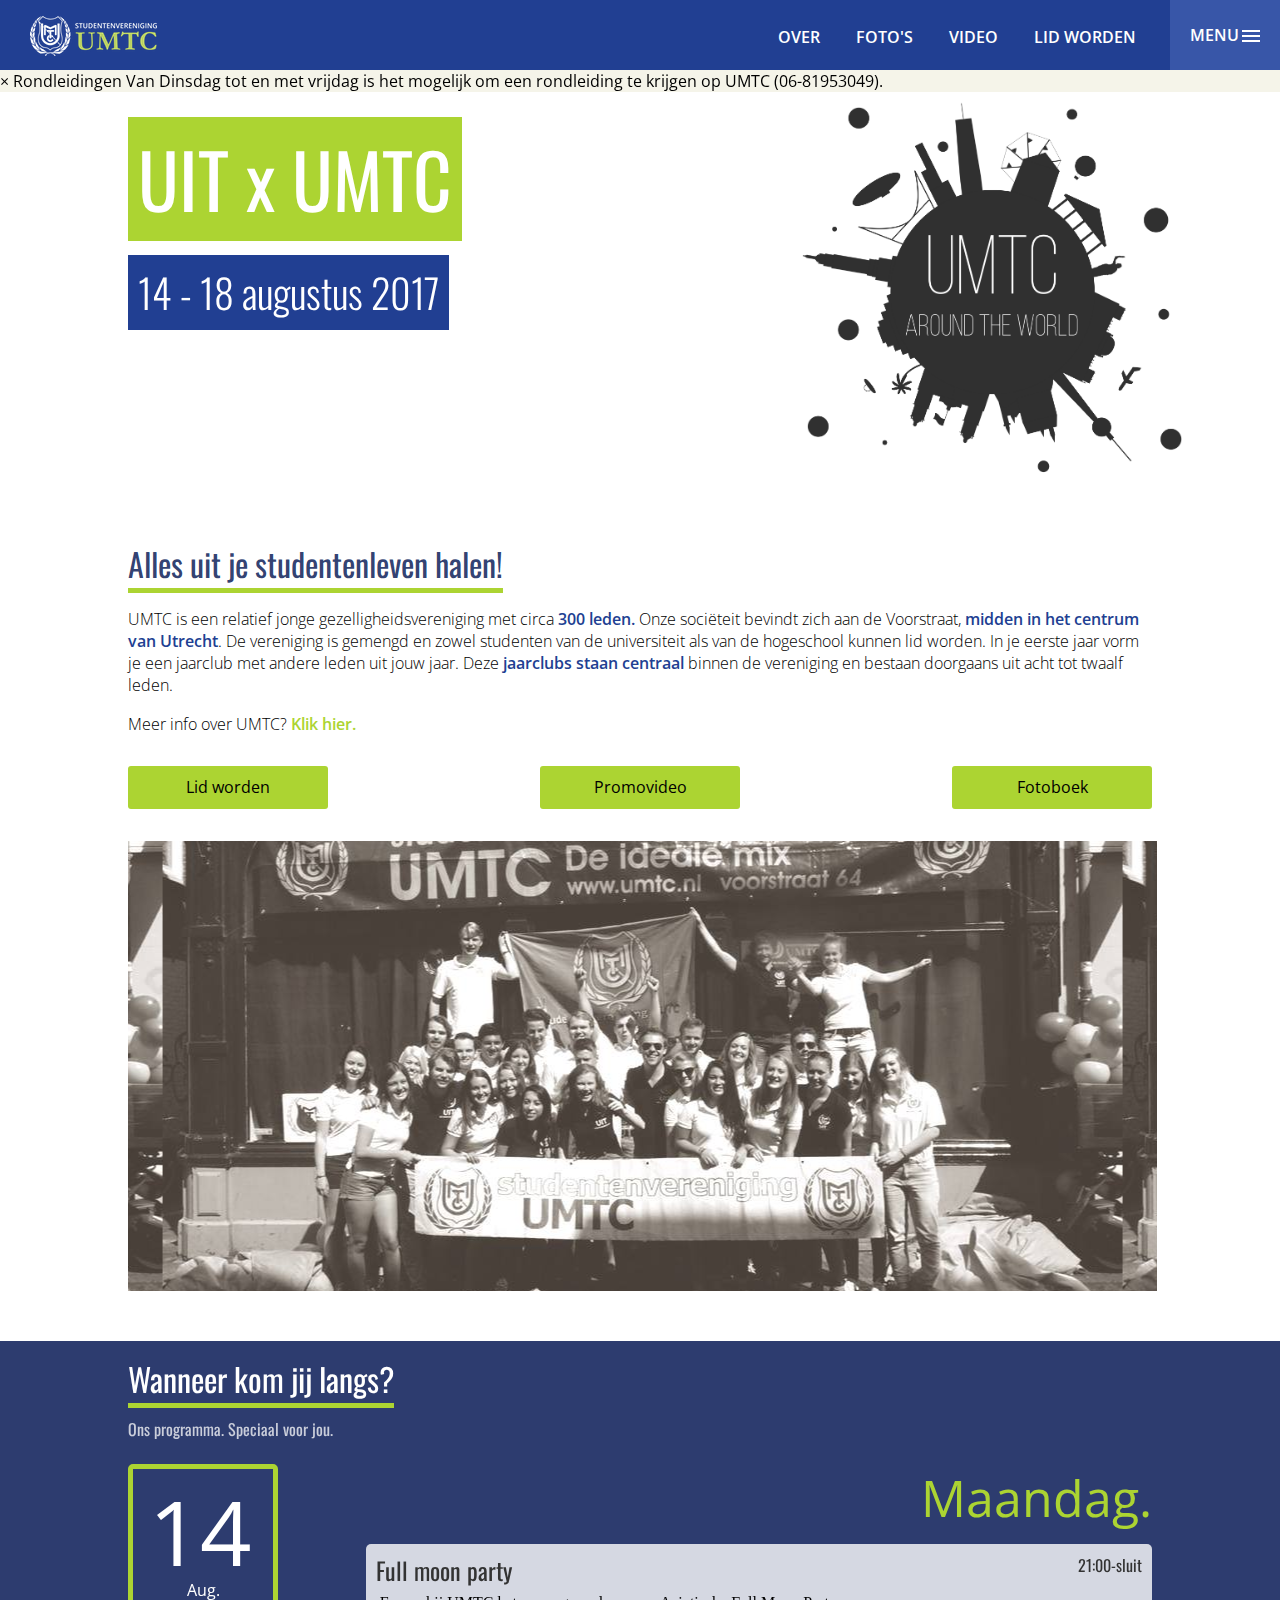
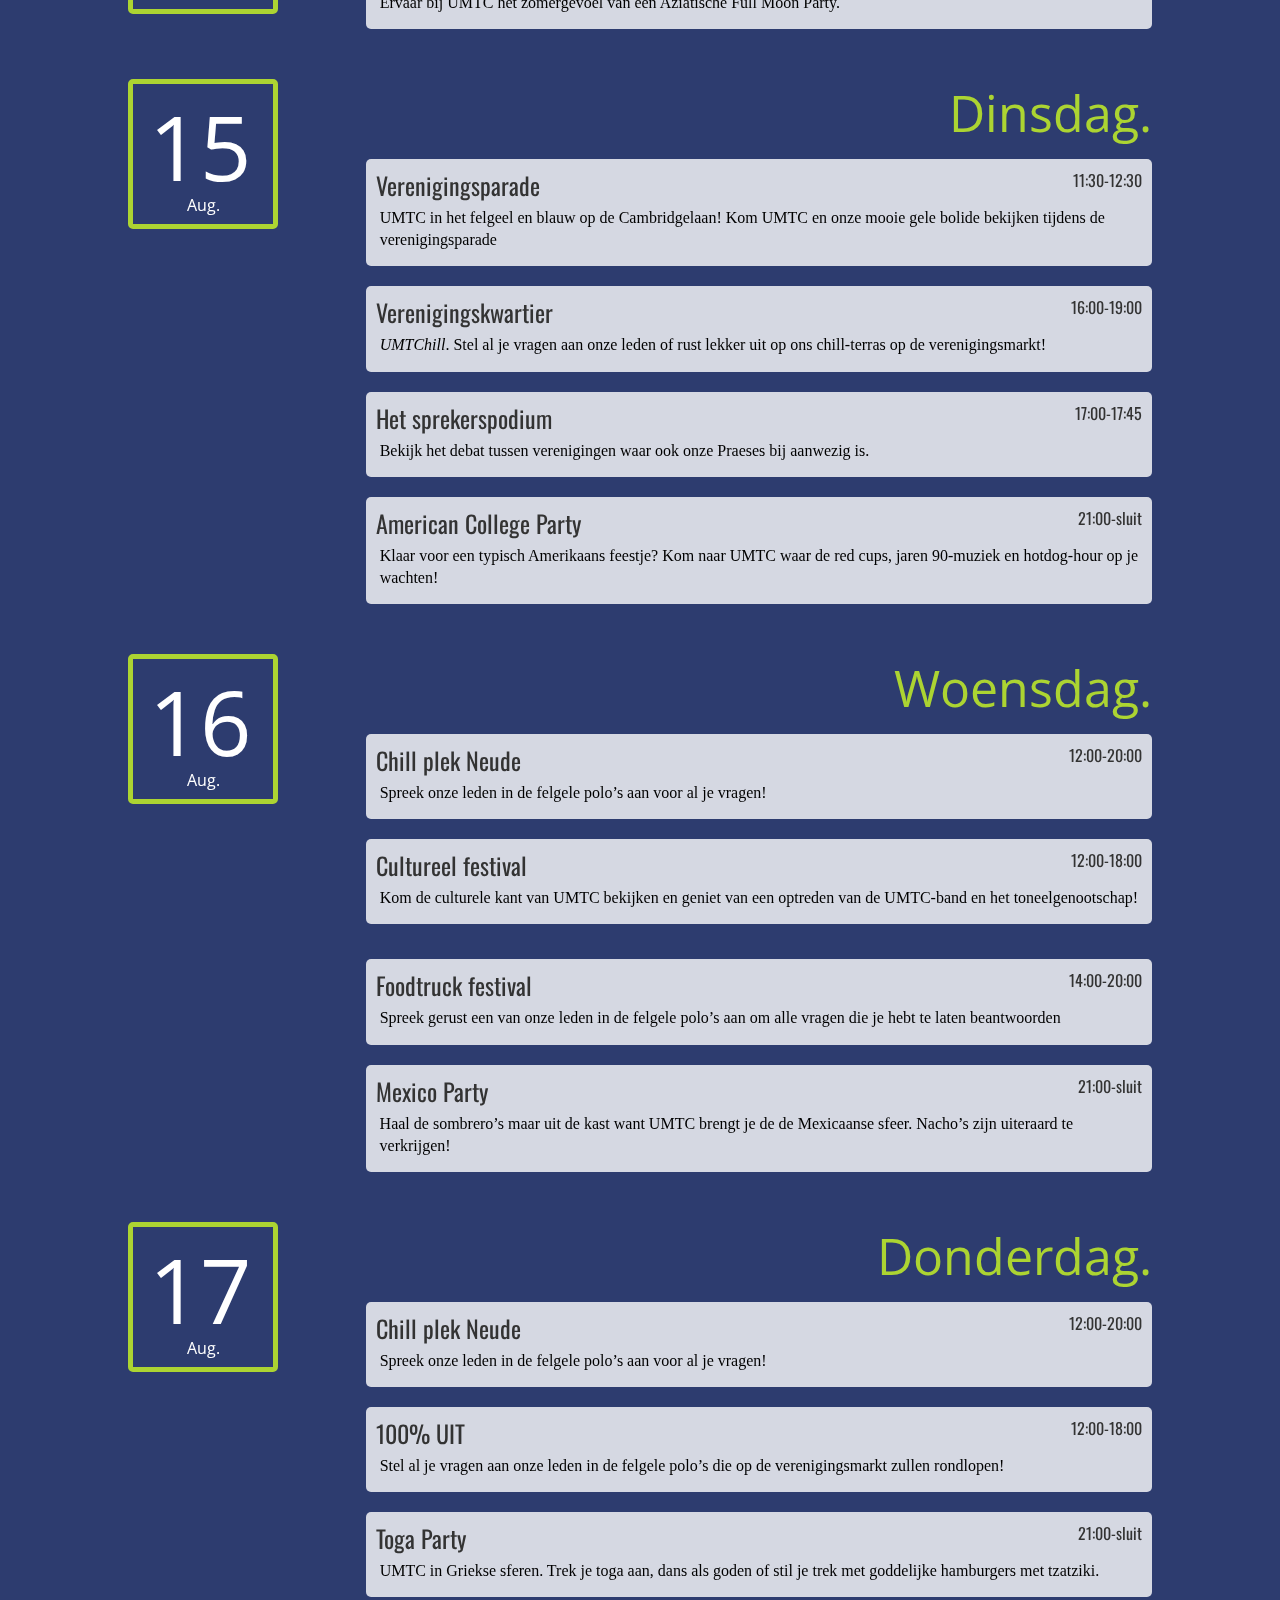
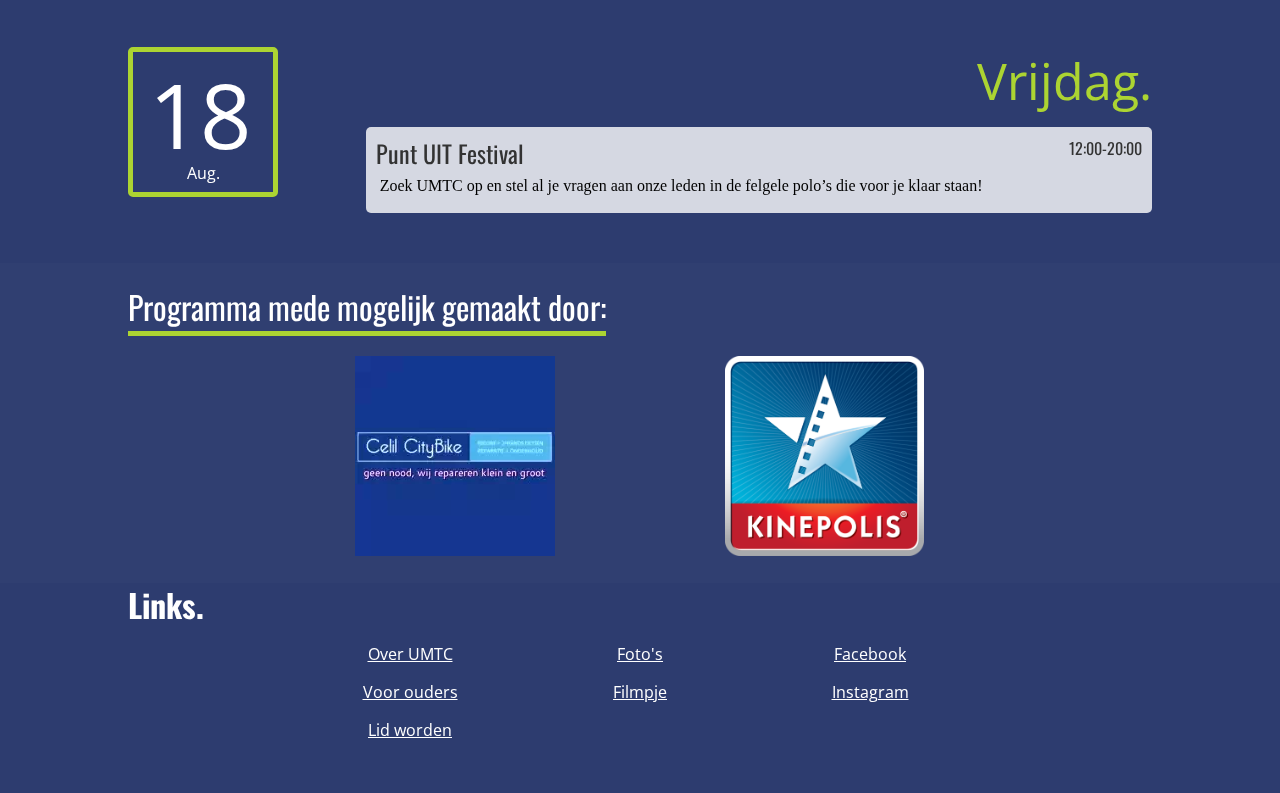
<file: index.html>
<!doctype html>
<html>
<head>
 <meta charset="utf-8">
  <meta name="viewport" content="initial-scale=1.0, user-scalable=no" >
  <title>UMTC - UIT 2017</title>
  <meta name="description" content="UMTC is een kleinschalige, traditionele, gelijkwaardige en betrokken studentenvereniging in Utrecht">
  <meta name="keywords" content="studentenvereniging UMTC, UMTC, UMTC UIT, Utrechtse Introductie Tijd, UIT, UIT 2017, Utrecht, Introductiedagen, UU, Universiteit Utrecht, Universiteit, HU, Hogeschool Utrecht, Hogeschool, leden, 300, Info, Feesten, gezelligheidsvereniging, studentenvereniging utrecht, studentenvereniging, nieuw, 2017, FUG, Federatie Utrechtse gezelligheidsverenigingen" />
<meta property="og:title" content="UMTC - UIT 2017" />
<meta property="og:type" content="website" />
<meta property="og:url" content="http://uit.umtc.nl/index.html" />
<meta property="og:image" content="http://uit.umtc.nl/images/umtc.jpg" />
 
  <meta name="robots" content="index, follow" />
  <meta name="theme-color" content="#213f92">
  <meta property="og:image" content="http://uit.umtc.nl/images/umtc.jpg">

  <link href="http://fonts.googleapis.com/css?family=Open+Sans:400,300,600|Oswald:700,400,300,400" rel="stylesheet" type="text/css">
  
  <link rel="stylesheet" href="css/reset.css"> <!-- CSS reset -->
  <link rel="stylesheet" href="css/style.css"> <!-- Resource style -->
  <link rel="stylesheet" href="css/standardize.css">
  <link rel="stylesheet" href="css/index-grid.css">
  <link rel="stylesheet" href="css/index.css">
  
  <script src="https://cdn.onesignal.com/sdks/OneSignalSDK.js" async='async'></script>
  <script>
    var OneSignal = window.OneSignal || [];
    OneSignal.push(["init", {
      appId: "61f96e05-1eeb-4f7a-92b0-17daa82a0f97",
      autoRegister: true, /* Set to true to automatically prompt visitors */
      subdomainName: 'uit-umtc',
      httpPermissionRequest: {
        enable: true
    },
       welcomeNotification: {
        "title": "Studentenvereniging UMTC",
        "message": "Leuk dat je op de hoogte wil blijven van UMTC en de UIT!",
        // "url": "" /* Leave commented for the notification to not open a window on Chrome and Firefox (on Safari, it opens to your webpage) */
    },
      notifyButton: {
          enable: true /* Set to false to hide */
      },
      safari_web_id: 'web.onesignal.auto.68a78e72-ca6b-43d3-aa15-83c87cfb9ced'
    }]);
  </script>
  
  <script>
  (function(i,s,o,g,r,a,m){i['GoogleAnalyticsObject']=r;i[r]=i[r]||function(){
  (i[r].q=i[r].q||[]).push(arguments)},i[r].l=1*new Date();a=s.createElement(o),
  m=s.getElementsByTagName(o)[0];a.async=1;a.src=g;m.parentNode.insertBefore(a,m)
  })(window,document,'script','https://www.google-analytics.com/analytics.js','ga');

  ga('create', 'UA-99059918-1', 'auto');
  ga('send', 'pageview');
</script>
<!-- Facebook Pixel Code -->
<script>
  !function(f,b,e,v,n,t,s)
  {if(f.fbq)return;n=f.fbq=function(){n.callMethod?
  n.callMethod.apply(n,arguments):n.queue.push(arguments)};
  if(!f._fbq)f._fbq=n;n.push=n;n.loaded=!0;n.version='2.0';
  n.queue=[];t=b.createElement(e);t.async=!0;
  t.src=v;s=b.getElementsByTagName(e)[0];
  s.parentNode.insertBefore(t,s)}(window, document,'script',
  'https://connect.facebook.net/en_US/fbevents.js');
  fbq('init', '160944491128234');
  fbq('track', 'PageView');
</script>
<noscript><img height="1" width="1" style="display:none"
  src="https://www.facebook.com/tr?id=160944491128234&ev=PageView&noscript=1"
/></noscript>
<!-- End Facebook Pixel Code -->
 <script type="text/javascript" src="https://cdnjs.cloudflare.com/ajax/libs/jquery/2.1.1/jquery.min.js"></script>
</head>
<body>
	<header>
		<a id="cd-logo" href="index.html"><img src="img/cd-logo.png" alt="Homepage"></a>
		<nav id="cd-top-nav">
			<ul>
				<li><a href="over.html">Over</a></li>
				<li><a href="fotos.html">Foto's</a></li>
				<li><a target="_blank" href="video.html">Video</a></li>
				<li><a href="lidworden.html">Lid worden</a></li>
			</ul>
		</nav>
		<a id="cd-menu-trigger" href="#0"><span class="cd-menu-text">Menu</span><span class="cd-menu-icon"></span></a>
	</header>
	<main class="cd-main-content">
		<div class="alert">
  <span class="closebtn" onclick="this.parentElement.style.display='none';">&times;</span> 
  <strong>Rondleidingen</strong> Van Dinsdag tot en met vrijdag is het mogelijk om een rondleiding te krijgen op UMTC (06-81953049).
</div>
<body class="body page-index clearfix">
  <div class="section1 clearfix">
    <p class="welcome1">UIT x UMTC</p>
    <p class="welcome2">14 - 18 augustus 2017</p>
  </div>
<div class="section2 clearfix">
    <h1 class="why why-1">Alles uit je studentenleven halen!</h1>
    <h2 class="why why-2">
      <p>UMTC is een relatief jonge gezelligheidsvereniging met circa <span>300 leden.</span> Onze sociëteit bevindt zich aan de Voorstraat, <span>midden in het centrum van Utrecht</span>. De vereniging is gemengd en zowel studenten van de universiteit als van de hogeschool kunnen lid worden. In je eerste jaar vorm je een jaarclub met andere leden uit jouw jaar. Deze <span>jaarclubs staan centraal</span> binnen de vereniging en bestaan doorgaans uit acht tot twaalf leden.&nbsp;</p>
      <p>Meer info over UMTC? <a href="over.html" target="_blank">Klik hier.</a></p>
</h2>
    <div class="container _container">
      <button onClick="window.location='fotoboek.html';" class="_button _button-1">Fotoboek</button>
      <button onClick="window.location='lidworden.html';" class="_button _button-2">Lid worden</button>
      <button onClick="window.location='video.html';" class="_button _button-3">Promovideo</button>
    </div>
    <div class="container _element"></div>
  </div>
  <div class="section3 clearfix">
    <h1 class="why">Wanneer kom jij langs?</h1>
    <p class="programma">Ons programma. Speciaal voor jou.</p>
    <div class="maandag maandag-1 clearfix">
      <div class="datumdmaan">
        <p class="aug14">14</p>
        <p class="aug141">Aug.</p>
      </div>
      <p class="maandag">Maandag.</p>
      <div class="fullmoon clearfix">
        <p class="headmoon">Full moon party</p>
        <p class="tijdmoon">21:00-sluit</p>
        <p class="textmoon">Ervaar bij UMTC het zomergevoel van een Aziatische Full Moon Party.</p>
      </div>
    </div>
    <div class="dinsdag clearfix">
      <div class="datumdins">
        <p class="aug15">15</p>
        <p class="aug151">Aug.</p>
      </div>
      <p class="maandag">Dinsdag.</p>
      <div class="vp clearfix">
        <p class="headvp">Verenigingsparade</p>
        <p class="tijdvp">11:30-12:30</p>
        <p class="textvp">UMTC in het felgeel en blauw op de Cambridgelaan! Kom UMTC en onze mooie gele bolide bekijken tijdens de  verenigingsparade</p>
      </div>
      <div class="vk clearfix">
        <p class="headvk">Verenigingskwartier</p>
        <p class="tijdvk">16:00-19:00</p>
        <p class="textvk"><span>UMTChill</span>. Stel al je vragen aan onze leden of rust lekker uit op ons chill-terras op de verenigingsmarkt!</p>
      </div>
      <div class="sp clearfix">
        <p class="headsp">Het sprekerspodium</p>
        <p class="tijdsp">17:00-17:45</p>
        <p class="textsp">Bekijk het debat tussen verenigingen waar ook onze Praeses bij aanwezig is.<br></p>
      </div>
      <div class="usa clearfix">
        <p class="headusa">American College Party</p>
        <p class="timeusa">21:00-sluit</p>
        <p class="textusa">Klaar voor een typisch Amerikaans feestje? Kom naar UMTC waar de red cups, jaren 90-muziek en hotdog-hour op je wachten!<br></p>
      </div>
    </div>
    <div class="woensdag clearfix">
      <div class="datumwoen">
        <p class="aug16">16</p>
        <p class="aug161">Aug.</p>
      </div>
      <p class="maandag">Woensdag.</p>
      <div class="neude1 clearfix">
        <p class="headneude1">Chill plek Neude</p>
        <p class="tijdneude1">12:00-20:00</p>
        <p class="textneude1">Spreek onze leden in de felgele polo’s aan voor al je vragen!</p>
      </div>
      <div class="cult clearfix">
        <p class="headcult">Cultureel festival</p>
        <p class="tijdcult">12:00-18:00</p>
        <p class="textcult">Kom de culturele kant van UMTC bekijken en geniet van een optreden van de UMTC-band en het toneelgenootschap!</p>
      </div>
      <div class="food clearfix">
        <p class="headfood">Foodtruck festival</p>
        <p class="tijdfood">14:00-20:00</p>
        <p class="textfood">Spreek gerust een van onze leden in de felgele polo’s aan om alle vragen die je hebt te laten beantwoorden<br></p>
      </div>
      <div class="mex clearfix">
        <p class="headmex">Mexico Party</p>
        <p class="tijdmex">21:00-sluit</p>
        <p class="textmex">Haal de sombrero’s maar uit de kast want UMTC brengt je de de Mexicaanse sfeer. Nacho’s zijn uiteraard te verkrijgen!<br></p>
      </div>
    </div>
    <div class="donderdag donderdag-1 clearfix">
      <div class="datumdon">
        <p class="aug17 aug17-1">17</p>
        <p class="aug171 aug171-1">Aug.</p>
      </div>
      <p class="donderdag">Donderdag.</p>
      <div class="neude2 neude2-1 clearfix">
        <p class="headneude2 headneude2-1">Chill plek Neude</p>
        <p class="tijdneude2 tijdneude2-1">12:00-20:00</p>
        <p class="textneude2">Spreek onze leden in de felgele polo’s aan voor al je vragen!</p>
      </div>
      <div class="info clearfix">
        <p class="headinfo">100% UIT</p>
        <p class="tijdinfo">12:00-18:00</p>
        <p class="textinfo">Stel al je vragen aan onze leden in de felgele polo’s die op de verenigingsmarkt zullen rondlopen!</p>
      </div>
      <div class="toga clearfix">
        <p class="headtoga">Toga Party</p>
        <p class="tijdtoga">21:00-sluit</p>
        <p class="texttoga">UMTC in Griekse sferen. Trek je toga aan, dans als goden of stil je trek met goddelijke hamburgers met tzatziki. <br></p>
      </div>
    </div>
    <div class="donderdag donderdag-3 clearfix">
      <div class="datumdon datumdon-2">
        <p class="aug17 aug17-2">18</p>
        <p class="aug171 aug171-2">Aug.</p>
      </div>
      <p class="vrijdag">Vrijdag.</p>
      <div class="neude2 neude2-2 clearfix">
        <p class="headneude2 headneude2-2">Punt UIT Festival</p>
        <p class="tijdneude2 tijdneude2-2">12:00-20:00</p>
        <p class="textneude2">Zoek UMTC op en stel al je vragen aan onze leden in de felgele polo’s die voor je klaar staan!</p>
      </div>
    </div>
  </div>
  <div class="sponsors sponsors-1 clearfix">
    <h1 class="sponsors">Programma mede mogelijk gemaakt door:</h1>
    <div class="celil"></div>
    <div class="kinepolis"></div>
  </div>
  <div class="section7 clearfix">
    <h1 class="links links-1">Links.</h1>
    <div class="links links-2">
      <div class="over">
        <p><a href="index.html">Over UMTC</a></p>
        <p><a href="ouders.html"><span></span>Voor ouders</a></p>
        <p><span></span><a href="lidworden.html">Lid worden</a></p>
</div>
      <div class="media">
        <p><a href="fotos.html">Foto's</a></p>
        <p><a href="video.html">Filmpje</a></p>
</div>
      <div class="text">
        <p><a target="_blank" href="https://www.facebook.com/studentenverenigingUMTC/">Facebook</a></p>
        <p><a href="http://instagram.com/svumtc/">Instagram</a></p>
</div>
    </div>
  </div>
    </main>
	<nav id="cd-lateral-nav">
		<ul class="cd-navigation">

		<ul class="cd-navigation cd-single-item-wrapper">
			<li><a href="over.html">Over UMTC</a></li>
			<li><a href="lidworden.html">Lid worden</a></li>
			<li><a href="ouders.html">Voor ouders</a></li>
		</ul> <!-- cd-single-item-wrapper -->

		<ul class="cd-navigation cd-single-item-wrapper">
			<li><a href="fotos.html">Foto's</a></li>
			<li><a href="video.html">Video</a></li>
		</ul> <!-- cd-single-item-wrapper -->
		
		<ul class="cd-navigation cd-single-item-wrapper">
			<li><a target="_blank" href="https://www.facebook.com/studentenverenigingUMTC/">Facebook</a></li>
			<li><a target="_blank" href="https://www.instagram.com/svumtc/">Instagram</a></li>
		</ul>
	</nav>
	<script src="js/main.js"></script> <!-- Resource jQuery -->
</body>
</html>
</file>
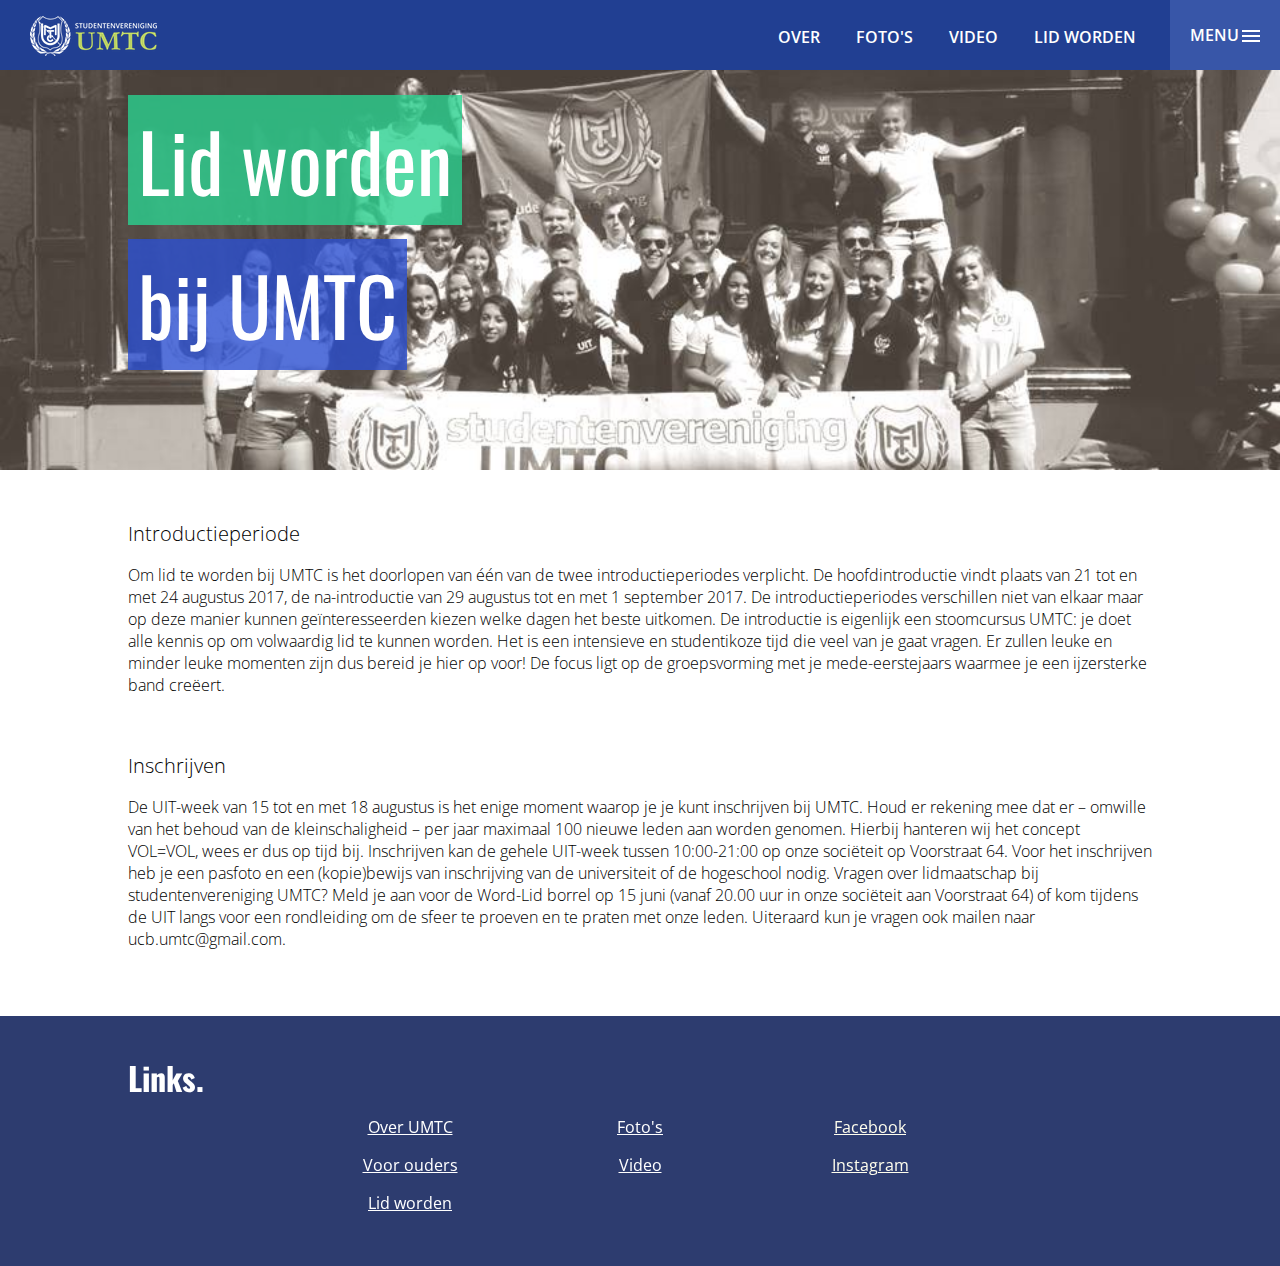
<file: lidworden.html>
<!doctype html>
<html>
<head>
  <meta charset="utf-8">
  <meta name="viewport" content="initial-scale=1.0, user-scalable=no">
  <title>lid worden bij UMTC</title>
  <link href="http://fonts.googleapis.com/css?family=Open+Sans:400,300|Oswald:700,400,400" rel="stylesheet" type="text/css">
  <meta name="description" content="Om lid te worden bij UMTC is het doorlopen van één van de twee introductieperiodes verplicht.">
  <meta name="keywords" content="studentenvereniging UMTC, UMTC, UMTC UIT, Utrechtse Introductie Tijd, UIT, UIT 2017, Utrecht, Introductiedagen, UU, Universiteit Utrecht, Universiteit, HU, Hogeschool Utrecht, Hogeschool, leden, 300, Info, Feesten, gezelligheidsvereniging, studentenvereniging utrecht, studentenvereniging, nieuw, 2017, FUG, Federatie Utrechtse gezelligheidsverenigingen, lid worden, lid worden umtc, lid umtc" />
  <meta name="robots" content="index, follow" />
  <meta name="robots" content="index, follow" />
  <meta name="theme-color" content="#213f92">
  
  <link rel="stylesheet" href="css/reset.css"> <!-- CSS reset -->
  <link rel="stylesheet" href="css/style.css"> <!-- Resource style -->
  <link rel="stylesheet" href="css/standardize.css">
  <link rel="stylesheet" href="css/lidworden-grid.css">
  <link rel="stylesheet" href="css/lidworden.css">
  
  <script type="text/javascript" src="https://cdnjs.cloudflare.com/ajax/libs/jquery/2.1.1/jquery.min.js"></script>
  <script>
  (function(i,s,o,g,r,a,m){i['GoogleAnalyticsObject']=r;i[r]=i[r]||function(){
  (i[r].q=i[r].q||[]).push(arguments)},i[r].l=1*new Date();a=s.createElement(o),
  m=s.getElementsByTagName(o)[0];a.async=1;a.src=g;m.parentNode.insertBefore(a,m)
  })(window,document,'script','https://www.google-analytics.com/analytics.js','ga');

  ga('create', 'UA-99059918-1', 'auto');
  ga('send', 'pageview');

</script>
<!-- Facebook Pixel Code -->
<script>
  !function(f,b,e,v,n,t,s)
  {if(f.fbq)return;n=f.fbq=function(){n.callMethod?
  n.callMethod.apply(n,arguments):n.queue.push(arguments)};
  if(!f._fbq)f._fbq=n;n.push=n;n.loaded=!0;n.version='2.0';
  n.queue=[];t=b.createElement(e);t.async=!0;
  t.src=v;s=b.getElementsByTagName(e)[0];
  s.parentNode.insertBefore(t,s)}(window, document,'script',
  'https://connect.facebook.net/en_US/fbevents.js');
  fbq('init', '160944491128234');
  fbq('track', 'PageView');
</script>
<noscript><img height="1" width="1" style="display:none"
  src="https://www.facebook.com/tr?id=160944491128234&ev=PageView&noscript=1"
/></noscript>
<!-- End Facebook Pixel Code -->

</head>
<body>
	<header>
		<a id="cd-logo" href="index.html"><img src="img/cd-logo.png" alt="Homepage"></a>
		<nav id="cd-top-nav">
			<ul>
				<li><a href="over.html">Over</a></li>
				<li><a href="fotos.html">Foto's</a></li>
				<li><a href="video.html">Video</a></li>
				<li><a href="lidworden.html">Lid worden</a></li>
			</ul>
		</nav>
		<a id="cd-menu-trigger" href="#0"><span class="cd-menu-text">Menu</span><span class="cd-menu-icon"></span></a>
	</header>
	<main class="cd-main-content">
<body class="body page-lidworden clearfix">
  <div class="section1 clearfix">
    <p class="welcome1">Lid worden</p>
    <p class="welcome2">bij UMTC</p>
  </div>
  <div class="section6 clearfix">
    <h2 class="lid1">
      <p><strong>Introductieperiode</strong></p>
      <p>
Om lid te worden bij UMTC is het doorlopen van één van de twee introductieperiodes verplicht. De hoofdintroductie vindt plaats van 21 tot en met 24 augustus 2017, de na-introductie van 29 augustus tot en met 1 september 2017. De introductieperiodes verschillen niet van elkaar maar op deze manier kunnen geïnteresseerden kiezen welke dagen het beste uitkomen. De introductie is eigenlijk een stoomcursus UMTC: je doet alle kennis op om volwaardig lid te kunnen worden. Het is een intensieve en studentikoze tijd die veel van je gaat vragen. Er zullen leuke en minder leuke momenten zijn dus bereid je hier op voor! De focus ligt op de groepsvorming met je mede-eerstejaars waarmee je een ijzersterke band creëert.&nbsp;</p>
</h2>
    <h2 class="lid2">
      <p><strong>Inschrijven</strong></p>
      <p>De UIT-week van 15 tot en met 18 augustus is het enige moment waarop je je kunt inschrijven bij UMTC. Houd er rekening mee dat er – omwille van het behoud van de kleinschaligheid – per jaar maximaal 100 nieuwe leden aan worden genomen. Hierbij hanteren wij het concept VOL=VOL, wees er dus op tijd bij. Inschrijven kan de gehele UIT-week tussen 10:00-21:00 op onze sociëteit op Voorstraat 64. Voor het inschrijven heb je een pasfoto en een (kopie)bewijs van inschrijving van de universiteit of de hogeschool nodig. Vragen over lidmaatschap bij studentenvereniging UMTC? Meld je aan voor de Word-Lid borrel op 15 juni (vanaf 20.00 uur in onze sociëteit aan Voorstraat 64) of kom tijdens de UIT langs voor een rondleiding om de sfeer te proeven en te praten met onze leden. Uiteraard kun je vragen ook mailen naar ucb.umtc@gmail.com. 
</p>
</h2>
  </div>
  <div class="footer clearfix">
    <h1 class="links links-1">Links.</h1>
    <div class="links links-2">
      <div class="over">
        <p><a href="index.html">Over UMTC</a></p>
        <p><a href="ouders.html">Voor ouders</a></p>
        <p><a href="lidworden.html">Lid worden</a></p>
</div>
      <div class="media">
        <p><a href="fotos.html">Foto's</a></p>
        <p><a href="Video.html">Video</a></p>
</div>
      <div class="text">
        <p><a target="_blank" href="https://www.facebook.com/studentenverenigingUMTC/">Facebook</a></p>
        <p><a>Instagram</a></p>
</div>
    </div>
  </div>
    </main>
	<nav id="cd-lateral-nav">
		<ul class="cd-navigation">

		<ul class="cd-navigation cd-single-item-wrapper">
			<li><a href="over.html">Over UMTC</a></li>
			<li><a class="current" href="lidworden.html">Lid worden</a></li>
			<li><a href="ouders.html">Voor ouders</a></li>
		</ul> <!-- cd-single-item-wrapper -->

		<ul class="cd-navigation cd-single-item-wrapper">
			<li><a href="fotos.html">Foto's</a></li>
			<li><a href="video.html">Video</a></li>
		</ul> <!-- cd-single-item-wrapper -->
		
		<ul class="cd-navigation cd-single-item-wrapper">
			<li><a href="https://www.facebook.com/studentenverenigingUMTC/">Facebook</a></li>
			<li><a href="https://www.instagram.com/svumtc/">Instagram</a></li>
		</ul>
	</nav>
	<script src="js/main.js"></script> <!-- Resource jQuery -->
</body>
</html>
</file>
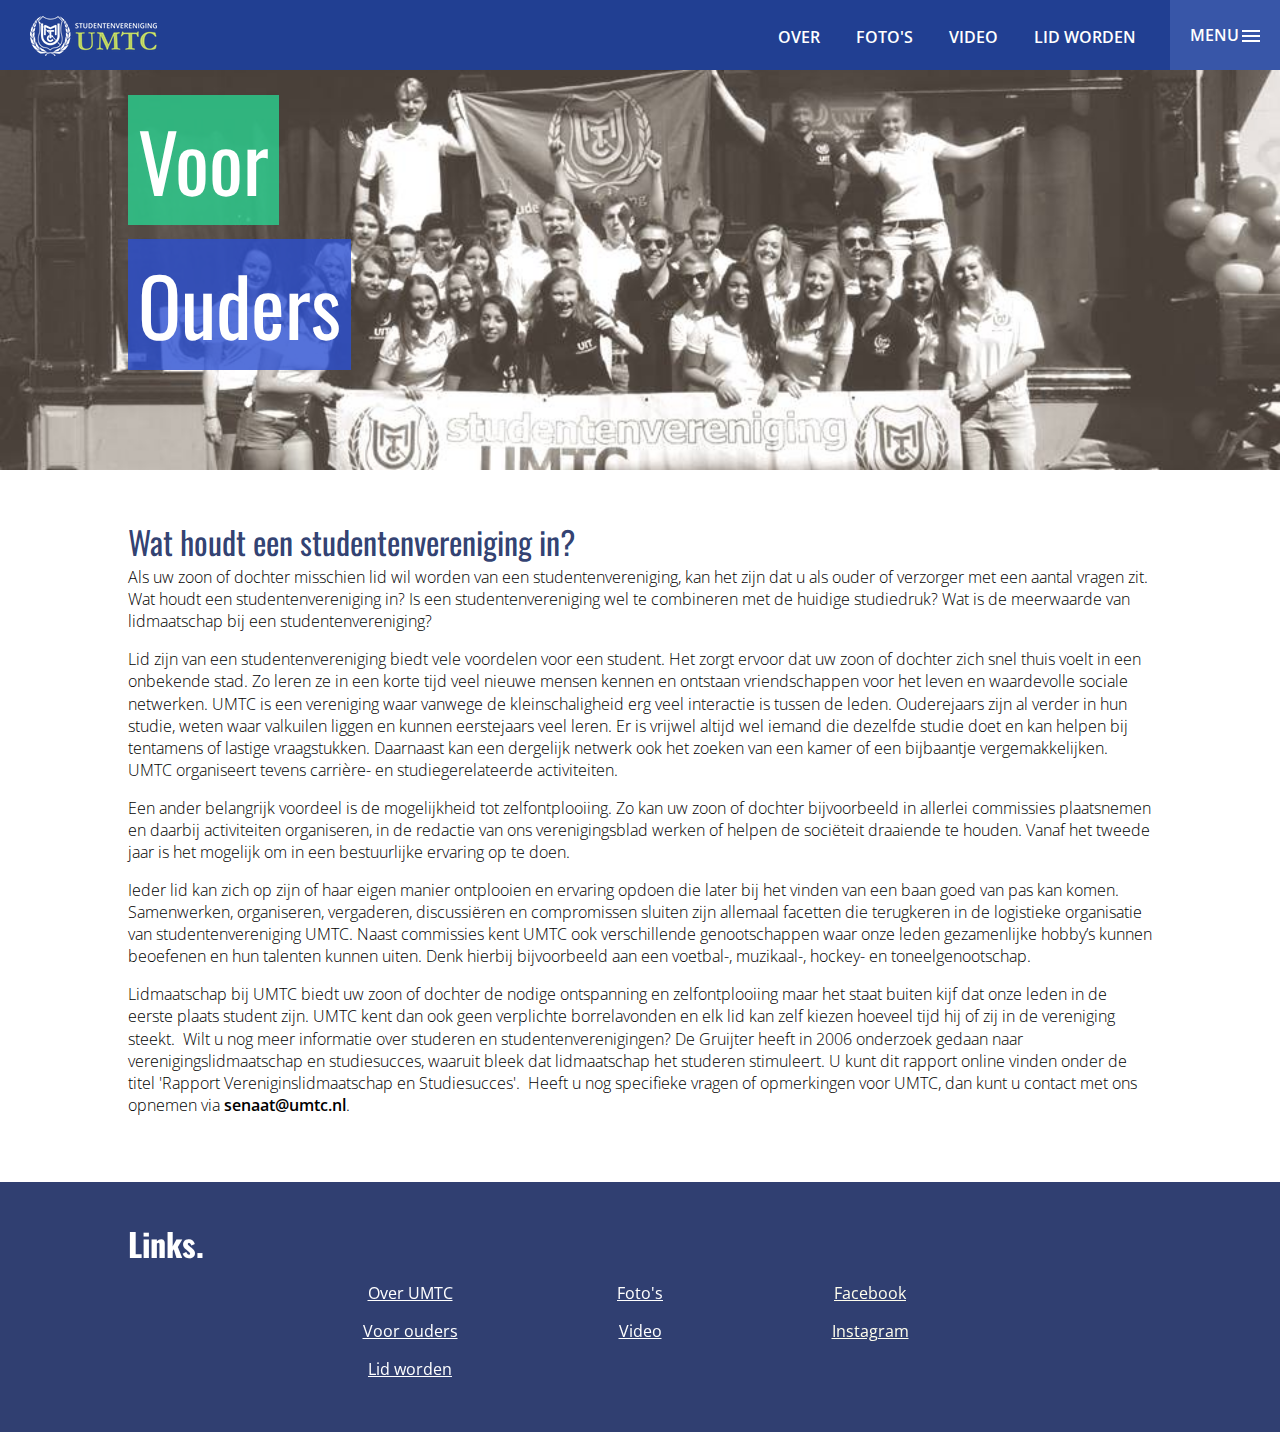
<file: ouders.html>
<!doctype html>
<html>
<head>
  <meta charset="utf-8">
  <meta name="viewport" content="initial-scale=1.0">
  <title>Ouders & UMTC</title>
  <link href="http://fonts.googleapis.com/css?family=Open+Sans:400,300,600|Oswald:700,400" rel="stylesheet" type="text/css">
  <meta name="description" content="Wat houdt een studentenvereniging in?">
  <meta name="keywords" content="studentenvereniging UMTC, UMTC, UMTC UIT, Utrechtse Introductie Tijd, UIT, UIT 2017, Utrecht, Introductiedagen, UU, Universiteit Utrecht, Universiteit, HU, Hogeschool Utrecht, Hogeschool, gezelligheidsvereniging, studentenvereniging utrecht, studentenvereniging, kind, ouders, help" />
  <meta name="robots" content="index, follow" />
  <meta name="robots" content="index, follow" />
  <meta name="theme-color" content="#213f92">

  <link rel="stylesheet" href="css/reset.css"> <!-- CSS reset -->
  <link rel="stylesheet" href="css/style.css"> <!-- Resource style -->
  <link rel="stylesheet" href="css/standardize.css">
  <link rel="stylesheet" href="css/ouders-grid.css">
  <link rel="stylesheet" href="css/ouders.css">
  
  <script type="text/javascript" src="https://cdnjs.cloudflare.com/ajax/libs/jquery/2.1.1/jquery.min.js"></script>
  <script>
  (function(i,s,o,g,r,a,m){i['GoogleAnalyticsObject']=r;i[r]=i[r]||function(){
  (i[r].q=i[r].q||[]).push(arguments)},i[r].l=1*new Date();a=s.createElement(o),
  m=s.getElementsByTagName(o)[0];a.async=1;a.src=g;m.parentNode.insertBefore(a,m)
  })(window,document,'script','https://www.google-analytics.com/analytics.js','ga');

  ga('create', 'UA-99059918-1', 'auto');
  ga('send', 'pageview');


</script>
</head>
<body>
	<header>
		<a id="cd-logo" href="index.html"><img src="img/cd-logo.png" alt="Homepage"></a>
		<nav id="cd-top-nav">
			<ul>
				<li><a href="over.html">Over</a></li>
				<li><a href="fotos.html">Foto's</a></li>
				<li><a href="video.html">Video</a></li>
				<li><a href="lidworden.html">Lid worden</a></li>
			</ul>
		</nav>
		<a id="cd-menu-trigger" href="#0"><span class="cd-menu-text">Menu</span><span class="cd-menu-icon"></span></a>
	</header>
	<main class="cd-main-content">
<body class="body page-ouders clearfix">
  <div class="section1 clearfix">
    <p class="welcome1">Voor</p>
    <p class="welcome2">Ouders</p>
  </div>
  <div class="section2 clearfix">
    <h1 class="why why-1">Wat houdt een studentenvereniging in?</h1>
    <h2 class="why why-2">
      <p>Als uw zoon of dochter misschien lid wil worden van een studentenvereniging, kan het zijn dat u als ouder of verzorger met een aantal vragen zit. Wat houdt een studentenvereniging in? Is een studentenvereniging wel te combineren met de huidige studiedruk? Wat is de meerwaarde van lidmaatschap bij een studentenvereniging?</p>
      <p>Lid zijn van een studentenvereniging biedt vele voordelen voor een student. Het zorgt ervoor dat uw zoon of dochter zich snel thuis voelt in een onbekende stad. Zo leren ze in een korte tijd veel nieuwe mensen kennen en ontstaan vriendschappen voor het leven en waardevolle sociale netwerken. UMTC is een vereniging waar vanwege de kleinschaligheid erg veel interactie is tussen de leden. Ouderejaars zijn al verder in hun studie, weten waar valkuilen liggen en kunnen eerstejaars veel leren. Er is vrijwel altijd wel iemand die dezelfde studie doet en kan helpen bij tentamens of lastige vraagstukken. Daarnaast kan een dergelijk netwerk ook het zoeken van een kamer of een bijbaantje vergemakkelijken. UMTC organiseert tevens carrière- en studiegerelateerde activiteiten.</p>
      <p>Een ander belangrijk voordeel is de mogelijkheid tot zelfontplooiing. Zo kan uw zoon of dochter bijvoorbeeld in allerlei commissies plaatsnemen en daarbij activiteiten organiseren, in de redactie van ons verenigingsblad werken of helpen de sociëteit draaiende te houden. Vanaf het tweede jaar is het mogelijk om in een bestuurlijke ervaring op te doen.&nbsp;</p>
      <p>Ieder lid kan zich op zijn of haar eigen manier ontplooien en ervaring opdoen die later bij het vinden van een baan goed van pas kan komen. Samenwerken, organiseren, vergaderen, discussiëren en compromissen sluiten zijn allemaal facetten die terugkeren in de logistieke organisatie van studentenvereniging UMTC. Naast commissies kent UMTC ook verschillende genootschappen waar onze leden gezamenlijke hobby’s kunnen beoefenen en hun talenten kunnen uiten. Denk hierbij bijvoorbeeld aan een voetbal-, muzikaal-, hockey- en toneelgenootschap.&nbsp;&nbsp;</p>
      <p>Lidmaatschap bij UMTC biedt uw zoon of dochter de nodige ontspanning en zelfontplooiing maar het staat buiten kijf dat onze leden in de eerste plaats student zijn. UMTC kent dan ook geen verplichte borrelavonden en elk lid kan zelf kiezen hoeveel tijd hij of zij in de vereniging steekt.&nbsp;
Wilt u nog meer informatie over studeren en studentenverenigingen? De Gruijter heeft in 2006 onderzoek gedaan naar verenigingslidmaatschap en studiesucces, waaruit bleek dat lidmaatschap het studeren stimuleert. U kunt dit rapport online vinden onder de titel 'Rapport Vereniginslidmaatschap en Studiesucces'.&nbsp;
Heeft u nog specifieke vragen of opmerkingen voor UMTC, dan kunt u contact met ons opnemen via&nbsp;<a href="mailto:senaat@umtc.nl">senaat@umtc.nl</a>.
</p>
</h2>
  </div>
  <div class="footer clearfix">
    <h1 class="links links-1">Links.</h1>
    <div class="links links-2">
      <div class="over">
        <p><a href="index.html">Over UMTC</a></p>
        <p><a href="ouders.html">Voor ouders</a></p>
        <p><a href="lidworden.html">Lid worden</a></p>
</div>
      <div class="media">
        <p><a href="fotos.html">Foto's</a></p>
        <p><a href="video.html">Video</a></p>
</div>
      <div class="text">
        <p><a target="_blank" href="https://www.facebook.com/studentenverenigingUMTC/">Facebook</a></p>
        <p><a target="_blank" href="https://www.instagram.com/svumtc/">Instagram</a></p>
</div>
    </div>
  </div>
      </main>
	<nav id="cd-lateral-nav">
		<ul class="cd-navigation">

		<ul class="cd-navigation cd-single-item-wrapper">
			<li><a href="over.html">Over UMTC</a></li>
			<li><a href="lidworden.html">Lid worden</a></li>
			<li><a class="current" href="ouders.html">Voor ouders</a></li>
		</ul> <!-- cd-single-item-wrapper -->

		<ul class="cd-navigation cd-single-item-wrapper">
			<li><a href="fotos.html">Foto's</a></li>
			<li><a href="video.html">Video</a></li>
		</ul> <!-- cd-single-item-wrapper -->
		
		<ul class="cd-navigation cd-single-item-wrapper">
			<li><a target="_blank" href="https://www.facebook.com/studentenverenigingUMTC/">Facebook</a></li>
			<li><a target="_blank" href="https://www.instagram.com/svumtc/">Instagram</a></li>
		</ul>
	</nav>
	<script src="js/main.js"></script> <!-- Resource jQuery -->
</body>
</html>
</file>
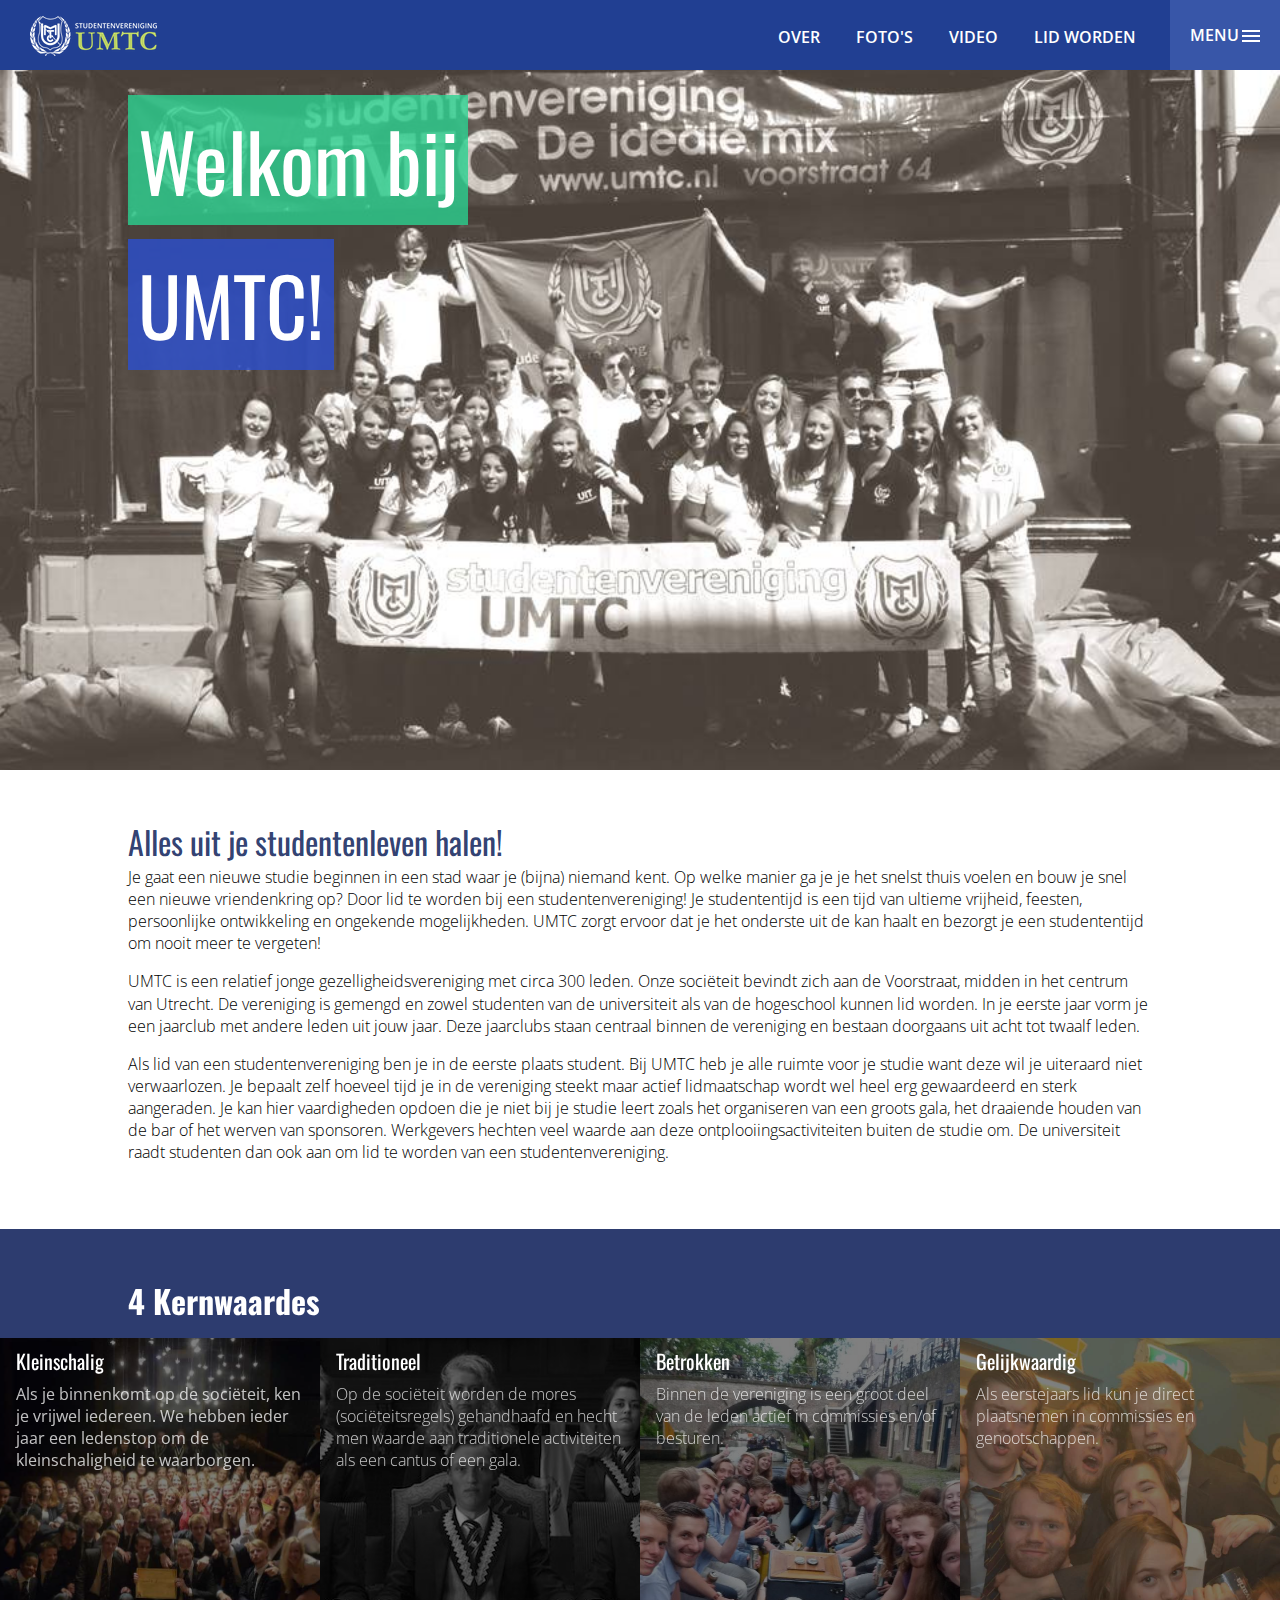
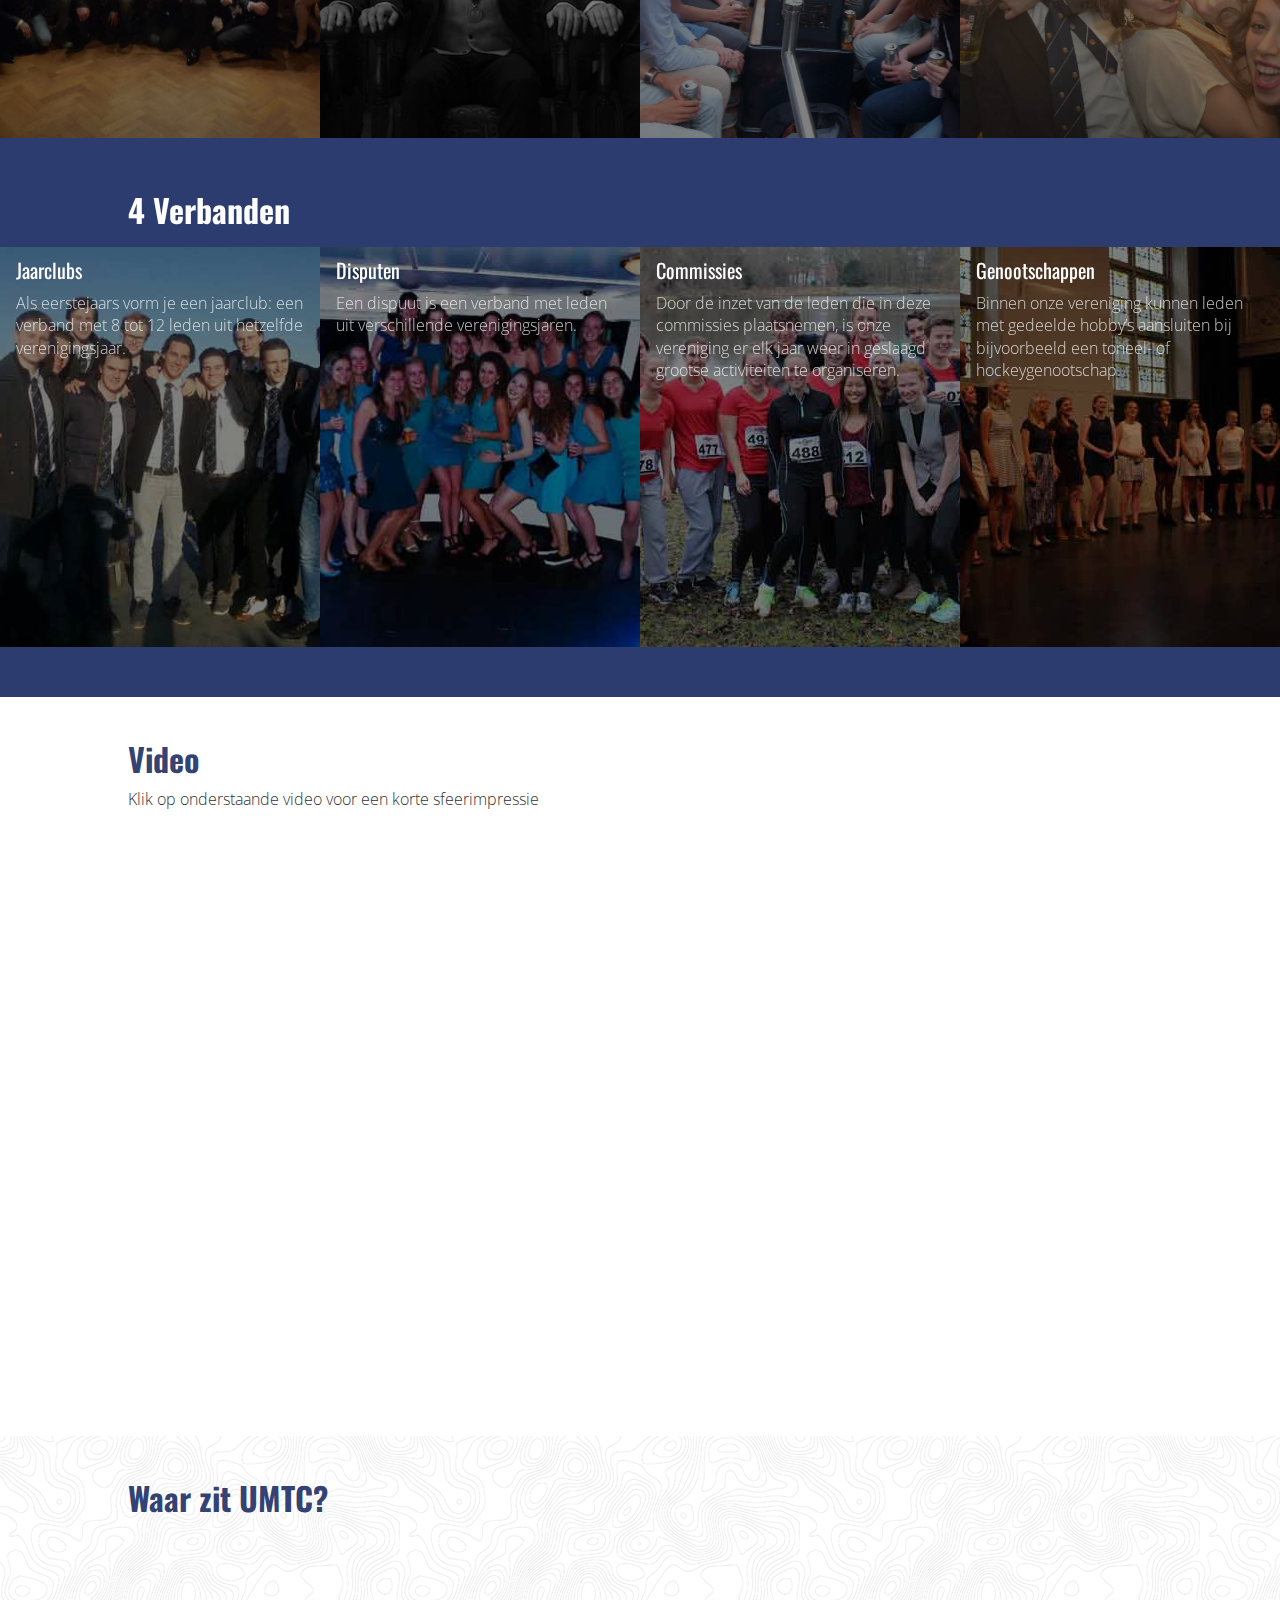
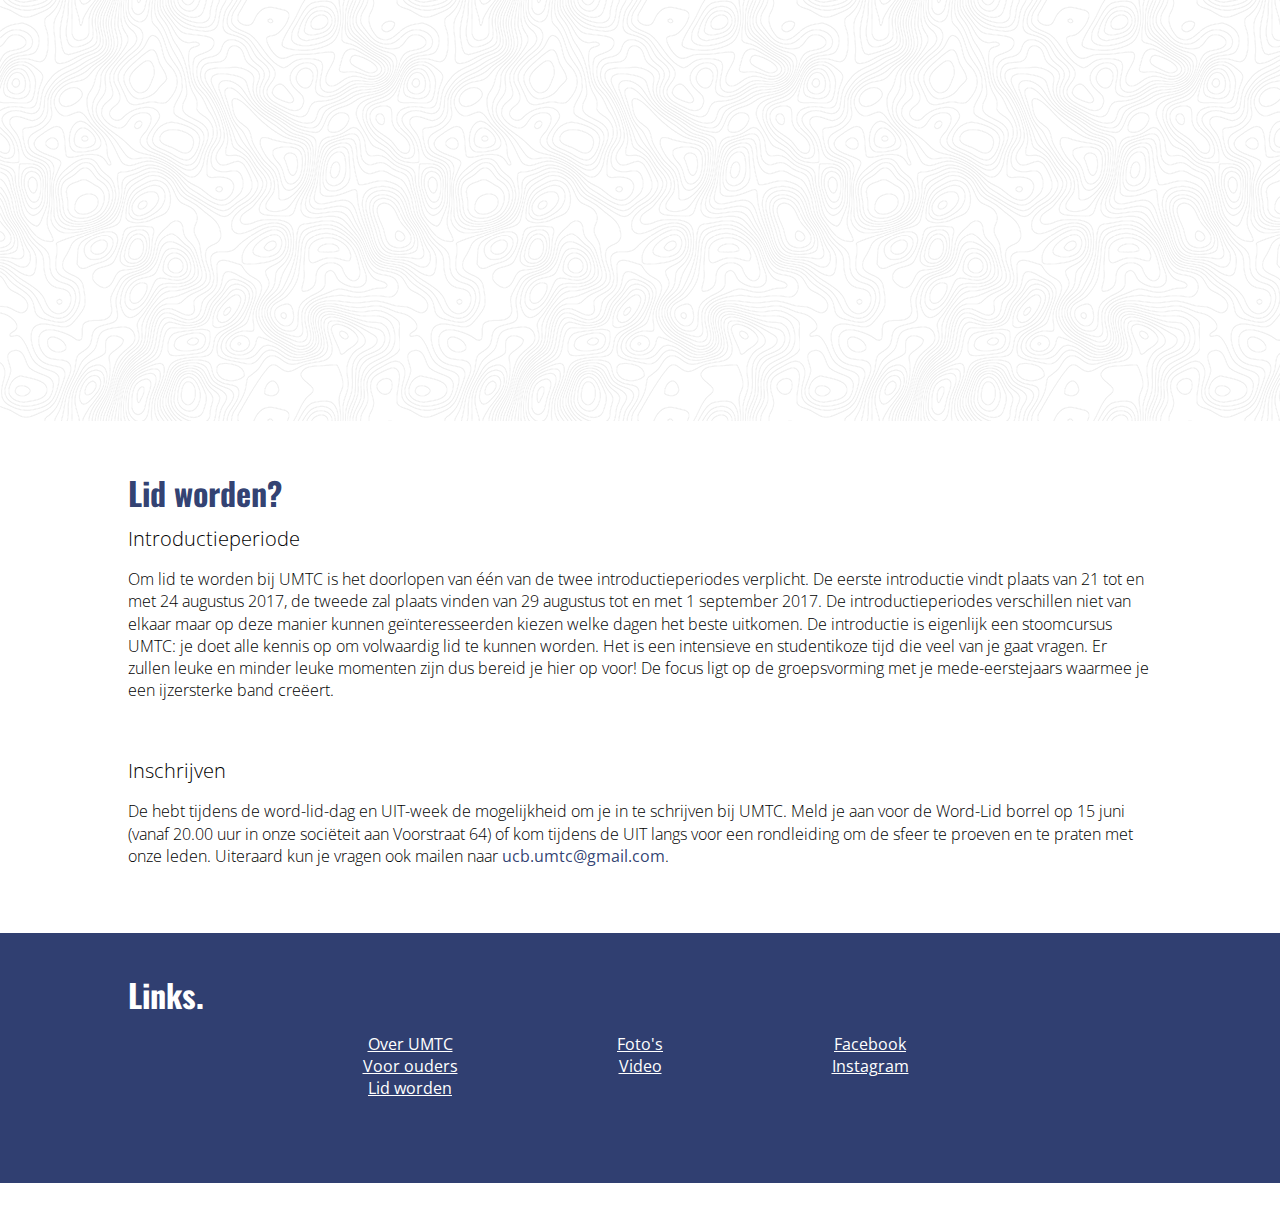
<file: over.html>
<!doctype html>
<html>
<head>
  <meta charset="utf-8">
  <meta name="viewport" content="initial-scale=1.0, user-scalable=no" >
  <title>UMTC - UIT 2017</title>
  <meta name="description" content="UMTC is een kleinschalige, traditionele, gelijkwaardige en betrokken studentenvereniging in Utrecht">
  <meta name="keywords" content="studentenvereniging UMTC, UMTC, UMTC UIT, Utrechtse Introductie Tijd, UIT, UIT 2017, Utrecht, Introductiedagen, UU, Universiteit Utrecht, Universiteit, HU, Hogeschool Utrecht, Hogeschool, leden, 300, Info, Feesten, gezelligheidsvereniging, studentenvereniging utrecht, studentenvereniging, nieuw, 2017, FUG, Federatie Utrechtse gezelligheidsverenigingen" />
<meta property="og:title" content="UMTC - UIT 2017" />
<meta property="og:type" content="website" />
<meta property="og:url" content="http://uit.umtc.nl/index.html" />
<meta property="og:image" content="http://uit.umtc.nl/images/umtc.jpg" />
  
  
  <meta name="robots" content="index, follow" />
  <meta name="theme-color" content="#213f92">
  <meta property="og:image" content="http://uit.umtc.nl/images/umtc.jpg">

  <link href="http://fonts.googleapis.com/css?family=Open+Sans:400,300 |Oswald:700,400" rel="stylesheet" type="text/css">
  
  <link rel="stylesheet" href="css/reset.css"> <!-- CSS reset -->
  <link rel="stylesheet" href="css/style.css"> <!-- Resource style -->
  <link rel="stylesheet" href="css/over.css">
  
  <script src="https://cdn.onesignal.com/sdks/OneSignalSDK.js" async='async'></script>
  <script>
    var OneSignal = window.OneSignal || [];
    OneSignal.push(["init", {
      appId: "61f96e05-1eeb-4f7a-92b0-17daa82a0f97",
      autoRegister: true, /* Set to true to automatically prompt visitors */
      subdomainName: 'uit-umtc',
      httpPermissionRequest: {
        enable: true
    },
       welcomeNotification: {
        "title": "Studentenvereniging UMTC",
        "message": "Leuk dat je op de hoogte wil blijven van UMTC en de UIT!",
        // "url": "" /* Leave commented for the notification to not open a window on Chrome and Firefox (on Safari, it opens to your webpage) */
    },
      notifyButton: {
          enable: true /* Set to false to hide */
      },
      safari_web_id: 'web.onesignal.auto.68a78e72-ca6b-43d3-aa15-83c87cfb9ced'
    }]);
  </script>
  
  <script type="text/javascript" src="https://cdnjs.cloudflare.com/ajax/libs/jquery/2.1.1/jquery.min.js"></script>
  <script>
  (function(i,s,o,g,r,a,m){i['GoogleAnalyticsObject']=r;i[r]=i[r]||function(){
  (i[r].q=i[r].q||[]).push(arguments)},i[r].l=1*new Date();a=s.createElement(o),
  m=s.getElementsByTagName(o)[0];a.async=1;a.src=g;m.parentNode.insertBefore(a,m)
  })(window,document,'script','https://www.google-analytics.com/analytics.js','ga');

  ga('create', 'UA-99059918-1', 'auto');
  ga('send', 'pageview');
  
</script>
  </head>
<body>
	<header>
		<a id="cd-logo" href="index.html"><img src="img/cd-logo.png" alt="Homepage"></a>
		<nav id="cd-top-nav">
			<ul>
				<li><a href="over.html">Over</a></li>
				<li><a href="fotos.html">Foto's</a></li>
				<li><a target="_blank" href="video.html">Video</a></li>
				<li><a href="lidworden.html">Lid worden</a></li>
			</ul>
		</nav>
		<a id="cd-menu-trigger" href="#0"><span class="cd-menu-text">Menu</span><span class="cd-menu-icon"></span></a>
	</header>
	<main class="cd-main-content">
<body class="body page-index clearfix">
   <div class="section1 clearfix">
    <p class="welcome1">Welkom bij</p>
    <p class="welcome2">UMTC!</p>
  </div>
  <div class="section2 clearfix">
    <h1 class="why why-1">Alles uit je studentenleven halen!</h1>
    <h2 class="why why-2">
      <p>Je gaat een nieuwe studie beginnen in een stad waar je (bijna) niemand kent. Op welke manier ga je je het snelst thuis voelen en bouw je snel een nieuwe vriendenkring op? Door lid te worden bij een studentenvereniging! Je studententijd is een tijd van ultieme vrijheid, feesten, persoonlijke ontwikkeling en ongekende mogelijkheden. UMTC zorgt ervoor dat je het onderste uit de kan haalt en bezorgt je een studententijd om nooit meer te vergeten!&nbsp;&nbsp;</p>
      <p>UMTC is een relatief jonge gezelligheidsvereniging met circa 300 leden. Onze sociëteit bevindt zich aan de Voorstraat, midden in het centrum van Utrecht. De vereniging is gemengd en zowel studenten van de universiteit als van de hogeschool kunnen lid worden. In je eerste jaar vorm je een jaarclub met andere leden uit jouw jaar. Deze jaarclubs staan centraal binnen de vereniging en bestaan doorgaans uit acht tot twaalf leden.&nbsp;</p>
      <p>Als lid van een studentenvereniging ben je in de eerste plaats student. Bij UMTC heb je alle ruimte voor je studie want deze wil je uiteraard niet verwaarlozen. Je bepaalt zelf hoeveel tijd je in de vereniging steekt maar actief lidmaatschap wordt wel heel erg gewaardeerd en sterk aangeraden. Je kan hier vaardigheden opdoen die je niet bij je studie leert zoals het organiseren van een groots gala, het draaiende houden van de bar of het werven van sponsoren. Werkgevers hechten veel waarde aan deze ontplooiingsactiviteiten buiten de studie om. De universiteit raadt studenten dan ook aan om lid te worden van een studentenvereniging.&nbsp;<br></p>
    </h2>
  </div>
  <div class="section3 clearfix">
    <h1 class="kern">4 Kernwaardes</h1>
    <div class="verbanden verbanden-1">
      <div class="kleinschalig clearfix">
        <div class="klback"></div>
        <p class="kl1">Kleinschalig</p>
        <p class="kl2">Als je binnenkomt op de sociëteit, ken je vrijwel iedereen. We hebben ieder jaar een ledenstop om de kleinschaligheid te waarborgen.</p>
      </div>
      <div class="traditioneel clearfix">
        <div class="dpback"></div>
        <p class="td1">Traditioneel</p>
        <p class="td2">Op de sociëteit worden de mores (sociëteitsregels) gehandhaafd en hecht men waarde aan traditionele activiteiten als een cantus of een gala. </p>
      </div>
      <div class="betrokken clearfix">
        <div class="btback"></div>
        <p class="bt1">Betrokken</p>
        <p class="bt2">Binnen de vereniging is een groot deel van de leden actief in commissies en/of besturen. 
</p>
      </div>
      <div class="gelijkwaardig clearfix">
        <div class="glback"></div>
        <p class="gl1">Gelijkwaardig</p>
        <p class="gl2">Als eerstejaars lid kun je direct plaatsnemen in commissies en genootschappen. 
</p>
      </div>
    </div>
    <h1 class="verbanden verbanden-2">4 Verbanden</h1>
    <div class="verbanden verbanden-3">
      <div class="jaarclubs clearfix">
        <div class="jcback"></div>
        <p class="jc1">Jaarclubs</p>
        <p class="jc2">Als eerstejaars vorm je een jaarclub: een verband met 8 tot 12 leden uit hetzelfde verenigingsjaar.</p>
      </div>
      <div class="disputen clearfix">
        <div class="dpback"></div>
        <p class="dp1">Disputen</p>
        <p class="dp2">Een dispuut is een verband met leden uit verschillende verenigingsjaren.
</p>
      </div>
      <div class="commissies clearfix">
        <div class="comback"></div>
        <p class="com1">Commissies</p>
        <p class="com2">Door de inzet van de leden die in deze commissies plaatsnemen, is onze vereniging er elk jaar weer in geslaagd grootse activiteiten te organiseren.
</p>
      </div>
      <div class="genootschappen clearfix">
        <div class="genback"></div>
        <p class="gen1">Genootschappen</p>
        <p class="gen2">Binnen onze vereniging kunnen leden met gedeelde hobby’s aansluiten bij bijvoorbeeld een toneel- of hockeygenootschap.</p>
      </div>
    </div>
  </div>
  <div class="section4 clearfix">
    <h1 class="filmpje filmpje-1">Video</h1>
    <p class="film">Klik op onderstaande video voor een korte sfeerimpressie
</p>
    <div class="filmpje filmpje-2"><style>.embed-container { position: relative; padding-bottom: 56.25%; height: 0; overflow: hidden; max-width: 100%; } .embed-container iframe, .embed-container object, .embed-container embed { position: absolute; top: 0; left: 0; width: 100%; height: 100%; }</style><div class='embed-container'><iframe src='https://player.vimeo.com/video/171198696' frameborder='0' webkitAllowFullScreen mozallowfullscreen allowFullScreen></iframe></div>
  </div>
  <div class="section5 clearfix">
    <h1 class="map map-1">Waar zit UMTC?</h1>
    <div class="map map-2"><iframe width="100%" height="100%" frameborder="0" scrolling="no" marginheight="0" marginwidth="0" src="https://www.google.com/maps?t=m&amp;q=Studentenvereniging UMTC&amp;output=embed"></iframe></div>
  </div>
  <div class="section6 clearfix">
    <h1 class="lid">Lid worden?</h1>
    <h2 class="lid1">
      <p><strong>Introductieperiode</strong></p>
      <p>
Om lid te worden bij UMTC is het doorlopen van één van de twee introductieperiodes verplicht. De eerste introductie vindt plaats van 21 tot en met 24 augustus 2017, de tweede zal plaats vinden van 29 augustus tot en met 1 september 2017. De introductieperiodes verschillen niet van elkaar maar op deze manier kunnen geïnteresseerden kiezen welke dagen het beste uitkomen. De introductie is eigenlijk een stoomcursus UMTC: je doet alle kennis op om volwaardig lid te kunnen worden. Het is een intensieve en studentikoze tijd die veel van je gaat vragen. Er zullen leuke en minder leuke momenten zijn dus bereid je hier op voor! De focus ligt op de groepsvorming met je mede-eerstejaars waarmee je een ijzersterke band creëert.&nbsp;</p>
</h2>
    <h2 class="lid2">
      <p><strong>Inschrijven</strong></p>
      <p>De hebt tijdens de word-lid-dag en UIT-week de mogelijkheid om je in te schrijven bij UMTC. Meld je aan voor de Word-Lid borrel op 15 juni (vanaf 20.00 uur in onze sociëteit aan Voorstraat 64) of kom tijdens de UIT langs voor een rondleiding om de sfeer te proeven en te praten met onze leden. Uiteraard kun je vragen ook mailen naar <a href="mailto:ucb.umtc@gmail.com" target="_blank">ucb.umtc@gmail.com</a>. 
</p>
</h2>
  </div>
  <div class="section7 clearfix">
    <h1 class="links links-1">Links.</h1>
    <div class="links links-2">
      <div class="over">
        <p><a href="index.html">Over UMTC</a></p>
        <p><a href="ouders.html"><span></span>Voor ouders</a></p>
        <p><a href="lidworden.html">Lid worden</a></p>
</div>
      <div class="media">
        <p><a href="fotos.html">Foto's</a></p>
        <p><a target="_blank" href="video.html">Video</a></p>
</div>
      <div class="text">
        <p><a target="_blank" href="https://www.facebook.com/studentenverenigingUMTC/">Facebook</a></p>
        <p><a target="_blank" href="https://www.facebook.com/studentenverenigingUMTC/">Instagram</a></p>
</div>
    </div>
  </div>
  </main>
	<nav id="cd-lateral-nav">
		<ul class="cd-navigation">

		<ul class="cd-navigation cd-single-item-wrapper">
			<li><a class="current" href="over.html">Over UMTC</a></li>
			<li><a href="lidworden.html">Lid worden</a></li>
			<li><a href="ouders.html">Voor ouders</a></li>
		</ul> <!-- cd-single-item-wrapper -->

		<ul class="cd-navigation cd-single-item-wrapper">
			<li><a href="fotos.html">Foto's</a></li>
			<li><a href="video.html">Video</a></li>
		</ul> <!-- cd-single-item-wrapper -->
		
		<ul class="cd-navigation cd-single-item-wrapper">
			<li><a target="_blank" href="https://www.facebook.com/studentenverenigingUMTC/">Facebook</a></li>
			<li><a target="_blank" href="https://www.instagram.com/svumtc/">Instagram</a></li>
		</ul>
	</nav>
	<script src="js/main.js"></script> <!-- Resource jQuery -->
</body>
</html>
</file>
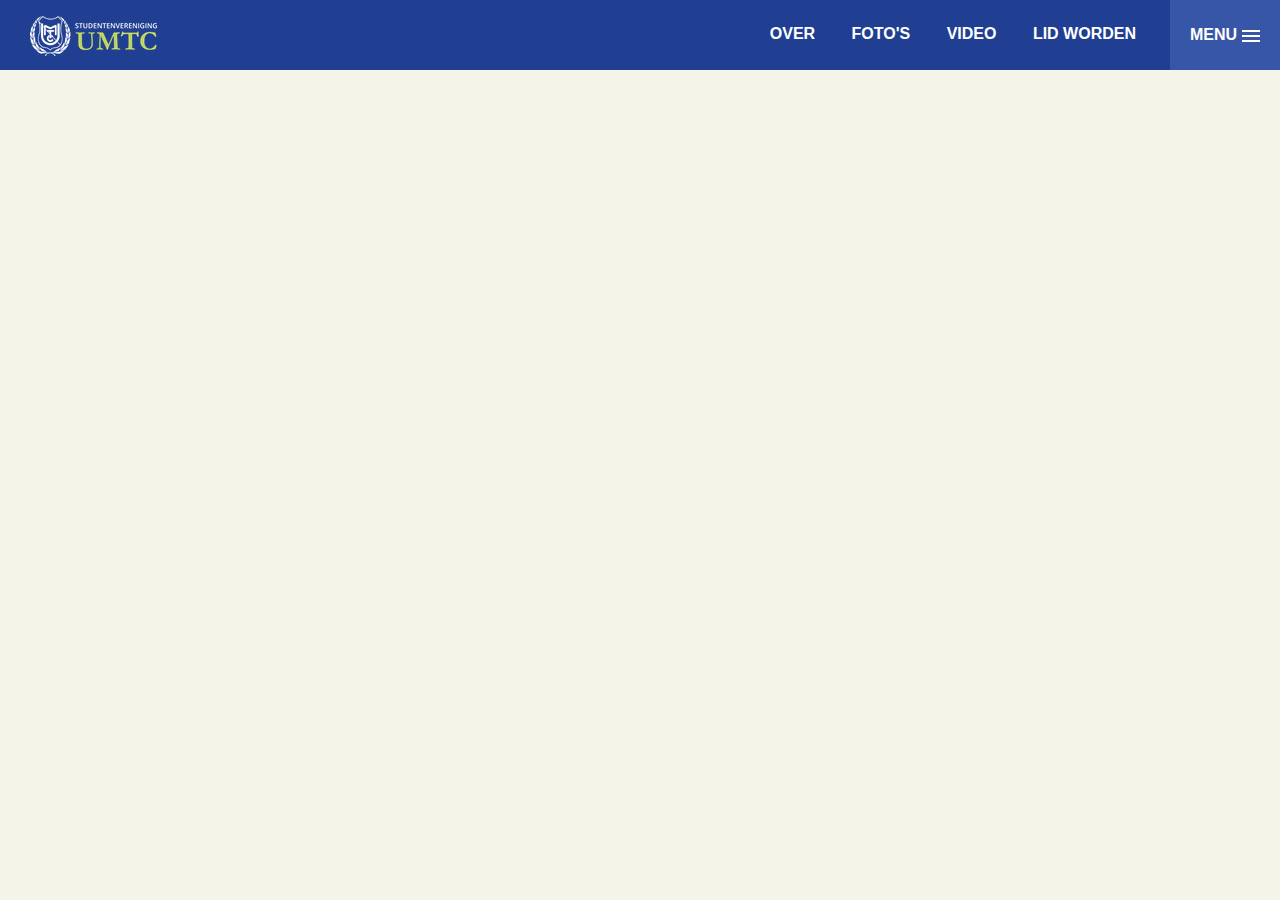
<file: video.html>
<!doctype html>
<html>
<head>
  <meta charset="utf-8">
  <meta name="viewport" content="initial-scale=1.0">
  <title>Over UMTC - UIT 2017</title>
  <meta name="description" content="Een exclusief kijkje binnen Studentenvereniging UMTC. Video over jaarclubs, disputen, genootschappen en commissies.">
  <meta name="keywords" content="studentenvereniging UMTC, UMTC, UMTC UIT, Utrechtse Introductie Tijd, UIT, UIT 2017, Utrecht, Introductiedagen, UU, Universiteit Utrecht, Universiteit, HU, Hogeschool Utrecht, Hogeschool, video, filmpje, sfeer, jaarclubs, disputen, genootschappen, commissies, feesten, gezelligheidsvereniging, studentenvereniging utrecht, studentenvereniging, " />
  <meta name="robots" content="index, follow" />
  <meta name="robots" content="index, follow" />
  <meta name="theme-color" content="#213f92">

  <link href="http://fonts.googleapis.com/css?family=Open+Sans:400,300|Oswald:700,400,400" rel="stylesheet" type="text/css">
  
  <link rel="stylesheet" href="css/reset.css"> <!-- CSS reset -->
  <link rel="stylesheet" href="css/style.css"> <!-- Resource style -->
  
  <script type="text/javascript" src="https://cdnjs.cloudflare.com/ajax/libs/jquery/2.1.1/jquery.min.js"></script>
  
</head>
<body>
	<header>
		<a id="cd-logo" href="index.html"><img src="img/cd-logo.png" alt="Homepage"></a>
		<nav id="cd-top-nav">
			<ul>
				<li><a href="over.html">Over</a></li>
				<li><a href="fotos.html">Foto's</a></li>
				<li><a href="video.html">Video</a></li>
				<li><a href="lidworden.html">Lid worden</a></li>
			</ul>
		</nav>
		<a id="cd-menu-trigger" href="index.html"><span class="cd-menu-text">Menu</span><span class="cd-menu-icon"></span></a>
	</header>
	<main class="cd-main-content">

<style>.embed-container { position: relative; padding-bottom: 56.25%; height: 0; overflow: hidden; max-width: 100%; } .embed-container iframe, .embed-container object, .embed-container embed { position: absolute; top: 0; left: 0; width: 100%; height: 100%; }</style><div class='embed-container'><iframe src='https://player.vimeo.com/video/171198696' frameborder='0' webkitAllowFullScreen mozallowfullscreen allowFullScreen></iframe></div>
</main>
	<nav id="cd-lateral-nav">
		<ul class="cd-navigation">

		<ul class="cd-navigation cd-single-item-wrapper">
			<li><a href="over.html">Over UMTC</a></li>
			<li><a href="lidworden.html">Lid worden</a></li>
			<li><a href="ouders.html">Voor ouders</a></li>
		</ul> <!-- cd-single-item-wrapper -->

		<ul class="cd-navigation cd-single-item-wrapper">
			<li><a href="fotos.html">Foto's</a></li>
			<li><a class="current" href="video.html">Video</a></li>
		</ul> <!-- cd-single-item-wrapper -->
		
		<ul class="cd-navigation cd-single-item-wrapper">
			<li><a href="https://www.facebook.com/studentenverenigingUMTC/">Facebook</a></li>
			<li><a href="https://www.instagram.com/svumtc/">Instagram</a></li>
		</ul>
	</nav>
	<script src="js/main.js"></script> <!-- Resource jQuery -->
</body>
</html>
</file>
<file: css/style.css>
/* -------------------------------- 

Primary style

-------------------------------- */
html * {
  -webkit-font-smoothing: antialiased;
  -moz-osx-font-smoothing: grayscale;
}

*, *:after, *:before {
  -webkit-box-sizing: border-box;
  -moz-box-sizing: border-box;
  box-sizing: border-box;
}

html, body {
  /* you need to set this to assign to the main element a min height of 100% */
  height: 100%;
}

body {
  font-size: 100%;
  font-family: "Titillium Web", sans-serif;
  color: #4e6361;
  background-color: #f5f4e9;
}

a {
  color: #6cac70;
  text-decoration: none;
}

/* -------------------------------- 

Modules - reusable parts of our design

-------------------------------- */
.cd-img-replace {
  /* replace text with a background-image */
  display: inline-block;
  overflow: hidden;
  text-indent: 100%;
  white-space: nowrap;
}

.overflow-hidden {
  overflow: hidden;
}

/* -------------------------------- 

Main components 

-------------------------------- */
.cd-main-content {
  /* set a min-height and a z-index to be sure that the main element completely covers the lateral menu */
  min-height: 100%;
  position: relative;
  background-color: #f5f4e9;
  z-index: 2;
  padding-top: 50px;
  /* Force Hardware Acceleration in WebKit */
  -webkit-transform: translateZ(0);
  -webkit-backface-visibility: hidden;
  -webkit-transition-property: -webkit-transform;
  -moz-transition-property: -moz-transform;
  transition-property: transform;
  -webkit-transition-duration: 0.4s;
  -moz-transition-duration: 0.4s;
  transition-duration: 0.4s;
}
.cd-main-content.lateral-menu-is-open {
  /* translate to show the lateral menu - all content needs to be put in the .cd-main-content to translate*/
  -webkit-transform: translateX(-260px);
  -moz-transform: translateX(-260px);
  -ms-transform: translateX(-260px);
  -o-transform: translateX(-260px);
  transform: translateX(-260px);
}
@media only screen and (min-width: 768px) {
  .cd-main-content {
    padding-top: 70px;
  }
}

header {
  position: fixed;
  top: 0;
  left: 0;
  height: 50px;
  width: 100%;
  background: #213f92;
  z-index: 3;
  /* Force Hardware Acceleration in WebKit */
  -webkit-transform: translateZ(0);
  -webkit-backface-visibility: hidden;
  -webkit-transition-property: -webkit-transform;
  -moz-transition-property: -moz-transform;
  transition-property: transform;
  -webkit-transition-duration: 0.4s;
  -moz-transition-duration: 0.4s;
  transition-duration: 0.4s;
}
header.lateral-menu-is-open {
  /* translate to show the lateral menu */
  -webkit-transform: translateX(-260px);
  -moz-transform: translateX(-260px);
  -ms-transform: translateX(-260px);
  -o-transform: translateX(-260px);
  transform: translateX(-260px);
}
header.is-fixed {
  position: fixed;
}
@media only screen and (min-width: 768px) {
  header {
    height: 70px;
  }
}

#cd-logo {
  display: block;
  float: left;
  margin: 5px 0 0 20px;
}
#cd-logo img {
  display: block;
}
@media only screen and (min-width: 768px) {
  #cd-logo {
    margin: 16px 0 0 30px;
  }
}

#cd-top-nav {
  position: absolute;
  top: 0;
  right: 120px;
  height: 100%;
  display: none;
}
#cd-top-nav ul {
  height: 100%;
  padding-top: 18px;
}
#cd-top-nav li {
  display: inline-block;
  margin-right: 1em;
}
#cd-top-nav a {
  display: inline-block;
  padding: .5em;
  color: #FFF;
  text-transform: uppercase;
  font-weight: 600;
}
#cd-top-nav a.current {
  background-color: #242e30;
}
.no-touch #cd-top-nav a:hover {
  color: rgba(255, 255, 255, 0.7);
}
@media only screen and (min-width: 768px) {
  #cd-top-nav {
    display: block;
  }
}

#cd-menu-trigger {
  position: absolute;
  right: 0;
  top: 0;
  height: 100%;
  width: 50px;
  background-color: #3856a8;
}
#cd-menu-trigger .cd-menu-text {
  height: 100%;
  text-transform: uppercase;
  color: #FFF;
  font-weight: 600;
  display: none;
}
#cd-menu-trigger .cd-menu-icon {
  /* this span is the central line in the menu menu */
  display: inline-block;
  position: absolute;
  left: 50%;
  top: 50%;
  bottom: auto;
  right: auto;
  -webkit-transform: translateX(-50%) translateY(-50%);
  -moz-transform: translateX(-50%) translateY(-50%);
  -ms-transform: translateX(-50%) translateY(-50%);
  -o-transform: translateX(-50%) translateY(-50%);
  transform: translateX(-50%) translateY(-50%);
  width: 18px;
  height: 2px;
  background-color: #FFF;
  /* these are the upper and lower lines in the menu menu */
}
#cd-menu-trigger .cd-menu-icon::before, #cd-menu-trigger .cd-menu-icon:after {
  content: '';
  width: 100%;
  height: 100%;
  position: absolute;
  background-color: inherit;
  left: 0;
}
#cd-menu-trigger .cd-menu-icon::before {
  bottom: 5px;
}
#cd-menu-trigger .cd-menu-icon::after {
  top: 5px;
}
#cd-menu-trigger.is-clicked .cd-menu-icon {
  background-color: rgba(255, 255, 255, 0);
}
#cd-menu-trigger.is-clicked .cd-menu-icon::before, #cd-menu-trigger.is-clicked .cd-menu-icon::after {
  background-color: white;
}
#cd-menu-trigger.is-clicked .cd-menu-icon::before {
  bottom: 0;
  -webkit-transform: rotate(45deg);
  -moz-transform: rotate(45deg);
  -ms-transform: rotate(45deg);
  -o-transform: rotate(45deg);
  transform: rotate(45deg);
}
#cd-menu-trigger.is-clicked .cd-menu-icon::after {
  top: 0;
  -webkit-transform: rotate(-45deg);
  -moz-transform: rotate(-45deg);
  -ms-transform: rotate(-45deg);
  -o-transform: rotate(-45deg);
  transform: rotate(-45deg);
}
@media only screen and (min-width: 768px) {
  #cd-menu-trigger {
    width: 110px;
    padding-left: 1.25em;
  }
  #cd-menu-trigger .cd-menu-text {
    display: inline-block;
    line-height: 70px;
  }
  #cd-menu-trigger .cd-menu-icon {
    left: auto;
    right: 1.25em;
    -webkit-transform: translateX(0);
    -moz-transform: translateX(0);
    -ms-transform: translateX(0);
    -o-transform: translateX(0);
    transform: translateX(0);
  }
}

#cd-lateral-nav {
  position: fixed;
  height: 100%;
  right: 0;
  top: 0;
  visibility: hidden;
  /* the secondary navigation is covered by the main element */
  z-index: 1;
  width: 260px;
  background-color: #313448;
  overflow-y: auto;
  /* Force Hardware Acceleration in WebKit */
  -webkit-transform: translateZ(0);
  -webkit-backface-visibility: hidden;
  -webkit-transition: -webkit-transform .4s 0s, visibility 0s .4s;
  -moz-transition: -moz-transform .4s 0s, visibility 0s .4s;
  transition: transform .4s 0s, visibility 0s .4s;
  /* this creates the subtle slide in animation of the navigation */
  -webkit-transform: translateX(80px);
  -moz-transform: translateX(80px);
  -ms-transform: translateX(80px);
  -o-transform: translateX(80px);
  transform: translateX(80px);
}
#cd-lateral-nav .cd-navigation {
  margin: 10px 0 16px;
}
#cd-lateral-nav .sub-menu {
  padding: 0 10px 20px 15px;
  display: none;
}
#cd-lateral-nav a {
  display: block;
  line-height: 2em;
  padding: 0 16px 0 32px;
  color: #aab5b7;
}
#cd-lateral-nav a.current {
  background-color: #3a4a4d;
  color: #FFF;
}
.no-touch #cd-lateral-nav a:hover {
  color: #FFF;
}
@media only screen and (min-width: 768px) {
  #cd-lateral-nav .cd-navigation {
    margin: 20px 0;
  }
}
#cd-lateral-nav.lateral-menu-is-open {
  -webkit-transform: translateX(0);
  -moz-transform: translateX(0);
  -ms-transform: translateX(0);
  -o-transform: translateX(0);
  transform: translateX(0);
  visibility: visible;
  -webkit-transition: -webkit-transform .4s 0s, visibility 0s 0s;
  -moz-transition: -moz-transform .4s 0s, visibility 0s 0s;
  transition: transform .4s 0s, visibility 0s 0s;
  /* smooth the scrolling on touch devices - webkit browsers */
  -webkit-overflow-scrolling: touch;
}

/* style menu items which have a submenu  */
#cd-lateral-nav .item-has-children > a {
  position: relative;
  text-transform: uppercase;
  font-weight: 600;
  /* this is the right arrow to show that the item has a submenu  */
}
#cd-lateral-nav .item-has-children > a::after {
  content: '';
  display: block;
  height: 11px;
  width: 8px;
  position: absolute;
  top: 50%;
  bottom: auto;
  -webkit-transform: translateY(-50%);
  -moz-transform: translateY(-50%);
  -ms-transform: translateY(-50%);
  -o-transform: translateY(-50%);
  transform: translateY(-50%);
  right: 1em;
  background: url("../img/cd-arrow.svg") no-repeat center center;
  background-size: 8px 11px;
  -webkit-transition-property: -webkit-transform;
  -moz-transition-property: -moz-transform;
  transition-property: transform;
  -webkit-transition-duration: 0.2s;
  -moz-transition-duration: 0.2s;
  transition-duration: 0.2s;
}
#cd-lateral-nav .item-has-children > a.submenu-open::after {
  -webkit-transform: translateY(-50%) rotate(90deg);
  -moz-transform: translateY(-50%) rotate(90deg);
  -ms-transform: translateY(-50%) rotate(90deg);
  -o-transform: translateY(-50%) rotate(90deg);
  transform: translateY(-50%) rotate(90deg);
}

.container {
  position: relative;
  float: left;
  width: 100%;
}

.element {
  float: left;
  width: 100%;
  padding-bottom: 30px;
  background-color: rgb(251, 250, 237);
  box-shadow: 0 2px 5px rgba(0, 0, 0, .5);
}

@media(max-width: 1000px) {
  .container .text2 {
    left: 0;
    right: 0;
    margin-right: auto;
    margin-left: auto;
  }

  .element .container {
    height: 300px;
  }

  .element .text {
    width: 500px;
    font-size: 1.875em;
  }

  .element .text1 {
    width: 80%;
    margin-top: 10px;
  }
}

@media(max-width: 600px) {
  body {
    font-size: 1em;
  }

  .container .text2 {
    left: 0;
    right: 0;
    margin-right: auto;
    margin-left: auto;
  }

  .element .text {
    width: 426px;
    font-size: 1.625em;
  }
}

@media(max-width: 500px) {
  .container .text2 {
    left: 0;
    right: 0;
    margin-right: auto;
    margin-left: auto;
  }

  .element .text {
    width: 380px;
  }
}

@media(max-width: 425px) {
  body {
    font-size: 1em;
  }

  .container .text2 {
    left: 0;
    right: 0;
    margin-right: auto;
    margin-left: auto;
  }

  .element .text {
    width: 325px;
    margin-left: 4.94118%;
  }

  .element .text1 {
    width: 90%;
    margin-left: 5%;
  }
}

@media(max-width: 350px) {
  .container .text2 {
    left: 0;
    right: 0;
    margin-right: auto;
    margin-left: auto;
  }

  .element .text {
    width: 301px;
    margin-left: 4.85714%;
    font-size: 1.5em;
  }
}
</file>
<file: css/index-grid.css>
.fluid-span-1 {
  width: 6.5%;
}

.fluid-span-2 {
  width: 15%;
}

.fluid-span-3 {
  width: 23.5%;
}

.fluid-span-4 {
  width: 32%;
}

.fluid-span-5 {
  width: 40.5%;
}

.fluid-span-6 {
  width: 49%;
}

.fluid-span-7 {
  width: 57.5%;
}

.fluid-span-8 {
  width: 66%;
}

.fluid-span-9 {
  width: 74.5%;
}

.fluid-span-10 {
  width: 83%;
}

.fluid-span-11 {
  width: 91.5%;
}

.fluid-span-12 {
  width: 100%;
}

.fluid-offset-1 {
  margin-left: 8.5%;
}

.fluid-offset-2 {
  margin-left: 17%;
}

.fluid-offset-3 {
  margin-left: 25.5%;
}

.fluid-offset-4 {
  margin-left: 34%;
}

.fluid-offset-5 {
  margin-left: 42.5%;
}

.fluid-offset-6 {
  margin-left: 51%;
}

.fluid-offset-7 {
  margin-left: 59.5%;
}

.fluid-offset-8 {
  margin-left: 68%;
}

.fluid-offset-9 {
  margin-left: 76.5%;
}

.fluid-offset-10 {
  margin-left: 85%;
}

.fluid-offset-11 {
  margin-left: 93.5%;
}
</file>
<file: css/index.css>
body {
  background-color: rgba(46, 61, 111, 0.99);
  font: 400 1em/1.38 'Open Sans';
  color: rgb(0, 0, 0);
}

.links-2 p,
h2 p {
  margin-bottom: 1em;
}

.aug14 {
  position: absolute;
  top: 0;
  left: 0;
  z-index: 74;
  width: 95%;
  min-height: 112px;
  font-size: 5.625em;
  text-align: center;
  color: rgb(255, 255, 255);
}

.aug141 {
  position: absolute;
  top: 110px;
  left: 0;
  right: 0;
  z-index: 73;
  margin: 0 auto;
  font-size: 1em;
  text-align: center;
  color: rgb(255, 255, 255);
}

.aug15 {
  position: absolute;
  top: 0;
  left: 0;
  z-index: 65;
  width: 95%;
  min-height: 112px;
  font-size: 5.625em;
  text-align: center;
  color: rgb(255, 255, 255);
}

.aug151 {
  position: absolute;
  top: 110px;
  left: 0;
  right: 0;
  z-index: 64;
  margin: 0 auto;
  font-size: 1em;
  text-align: center;
  color: rgb(255, 255, 255);
}

.aug16 {
  position: absolute;
  top: 0;
  left: 0;
  z-index: 44;
  width: 95%;
  min-height: 112px;
  font-size: 5.625em;
  text-align: center;
  color: rgb(255, 255, 255);
}

.aug161 {
  position: absolute;
  top: 110px;
  left: 0;
  right: 0;
  z-index: 43;
  margin: 0 auto;
  font-size: 1em;
  text-align: center;
  color: rgb(255, 255, 255);
}

.aug17 {
  position: absolute;
  top: 0;
  left: 0;
  width: 95%;
  min-height: 112px;
  font-size: 5.625em;
  text-align: center;
  color: rgb(255, 255, 255);
}

.aug171 {
  position: absolute;
  top: 110px;
  left: 0;
  right: 0;
  margin: 0 auto;
  font-size: 1em;
  text-align: center;
  color: rgb(255, 255, 255);
}

.celil {
  position: relative;
  float: left;
  clear: both;
  z-index: 7;
  width: 21.0999999999%;
  height: 200px;
  margin: 20px 0 0 25%;
  background-image: url('../images/celil.jpg');
  background-repeat: no-repeat;
  background-size: contain;
  background-position: center center;
}

.container {
  float: left;
  clear: both;
  margin-left: 10%;
}

.datumdins,
.datumdmaan,
.datumdon,
.datumwoen {
  position: relative;
  float: left;
  width: 150px;
  height: 150px;
  border: 5px solid rgb(172, 212, 50);
  border-radius: 5px;
}

.dinsdag .maandag {
  position: relative;
  float: right;
  z-index: 67;
  font-size: 3.125em;
  color: rgb(172, 212, 50);
}

.donderdag .donderdag {
  position: relative;
  float: right;
  z-index: 25;
  font-size: 3.125em;
  color: rgb(172, 212, 50);
}

.food {
  float: right;
  clear: both;
  width: 76.7320261437%;
  margin-top: 35px;
  padding-bottom: 15px;
  border-radius: 5px;
  background-color: rgba(255, 255, 255, 0.8);
}

.fullmoon {
  position: relative;
  float: right;
  clear: both;
  z-index: 72;
  width: 76.7320261437%;
  margin-top: -70px;
  padding-bottom: 15px;
  border-radius: 5px;
  background-color: rgba(255, 255, 255, 0.8);
}

.headcult {
  position: relative;
  float: left;
  z-index: 37;
  margin: 10px 0 0 10px;
  font-family: Oswald;
  font-size: 1.5em;
  color: rgb(51, 51, 51);
}

.headfood {
  position: relative;
  float: left;
  z-index: 33;
  margin: 10px 0 0 10px;
  font-family: Oswald;
  font-size: 1.5em;
  color: rgb(51, 51, 51);
}

.headinfo {
  position: relative;
  float: left;
  z-index: 16;
  margin: 10px 0 0 10px;
  font-family: Oswald;
  font-size: 1.5em;
  color: rgb(51, 51, 51);
}

.headmex {
  position: relative;
  float: left;
  z-index: 29;
  margin: 10px 0 0 10px;
  font-family: Oswald;
  font-size: 1.5em;
  color: rgb(51, 51, 51);
}

.headmoon {
  position: relative;
  float: left;
  z-index: 71;
  margin: 10px 0 0 10px;
  font-family: Oswald;
  font-size: 1.5em;
  color: rgb(51, 51, 51);
}

.headneude1 {
  position: relative;
  float: left;
  z-index: 41;
  margin: 10px 0 0 10px;
  font-family: Oswald;
  font-size: 1.5em;
  color: rgb(51, 51, 51);
}

.headneude2 {
  position: relative;
  float: left;
  margin: 10px 0 0 10px;
  font-family: Oswald;
  font-size: 1.5em;
  color: rgb(51, 51, 51);
}

.headsp {
  position: relative;
  float: left;
  z-index: 54;
  margin: 10px 0 0 10px;
  font-family: Oswald;
  font-size: 1.5em;
  color: rgb(51, 51, 51);
}

.headtoga {
  position: relative;
  float: left;
  z-index: 12;
  margin: 10px 0 0 10px;
  font-family: Oswald;
  font-size: 1.5em;
  color: rgb(51, 51, 51);
}

.headusa {
  position: relative;
  float: left;
  z-index: 50;
  margin: 10px 0 0 10px;
  font-family: Oswald;
  font-size: 1.5em;
  color: rgb(51, 51, 51);
}

.headvk {
  position: relative;
  float: left;
  z-index: 58;
  margin: 10px 0 0 10px;
  font-family: Oswald;
  font-size: 1.5em;
  color: rgb(51, 51, 51);
}

.headvp {
  position: relative;
  float: left;
  z-index: 62;
  margin: 10px 0 0 10px;
  font-family: Oswald;
  font-size: 1.5em;
  color: rgb(51, 51, 51);
}

.kinepolis {
  position: relative;
  float: right;
  z-index: 6;
  width: 21.0999999999%;
  height: 200px;
  margin: 20px 25% 0 0;
  background-image: url('../images/Kinepolis_logo-01.png');
  background-repeat: no-repeat;
  background-size: contain;
  background-position: center center;
}

.maandag .maandag {
  position: relative;
  float: right;
  z-index: 76;
  font-size: 3.125em;
  color: rgb(172, 212, 50);
}

.media {
  position: absolute;
  top: 0;
  left: 0;
  right: 0;
  z-index: 1;
  width: 150px;
  min-height: 110px;
  margin: 0 auto;
  font-size: 1em;
  text-align: center;
  color: rgb(255, 255, 255);
}

.neude1 {
  position: relative;
  float: right;
  clear: both;
  z-index: 42;
  width: 76.7320261437%;
  margin-top: -70px;
  padding-bottom: 15px;
  border-radius: 5px;
  background-color: rgba(255, 255, 255, 0.8);
}

.neude2 {
  position: relative;
  float: right;
  clear: both;
  width: 76.7320261437%;
  margin-top: -70px;
  padding-bottom: 15px;
  border-radius: 5px;
  background-color: rgba(255, 255, 255, 0.8);
}

.over {
  position: absolute;
  top: 0;
  left: 0;
  z-index: 2;
  width: 150px;
  min-height: 110px;
  font-size: 1em;
  text-align: center;
  color: rgb(255, 255, 255);
}

.programma {
  float: left;
  clear: both;
  margin: 10px 0 0 10%;
  font-family: Oswald;
  font-size: 1em;
  color: rgba(255, 255, 255, 0.75);
}

.section1 {
  position: relative;
  float: left;
  width: 100%;
  height: 400px;
  background: url('../images/Themalogo%20zwart.png') rgb(255, 255, 255);
  background-repeat: no-repeat;
  background-size: contain;
  background-position: 90% 50%;
}

.section2 {
  position: relative;
  float: left;
  clear: both;
  width: 100%;
  padding-top: 50px;
  padding-bottom: 50px;
  background-color: rgb(255, 255, 255);
}

.section2 .why {
  margin-left: 9.99375%;
}

.section3 {
  position: relative;
  float: left;
  clear: both;
  width: 100%;
  padding-bottom: 50px;
  background-color: rgba(46, 61, 111, 0.99);
}

.section3 .why {
  margin: 16px 0 0 10%;
  padding-bottom: 2px;
  border-bottom: 5px solid rgb(172, 212, 50);
  font-family: Oswald;
  font-size: 2em;
  color: rgb(255, 255, 255);
}

.section7 {
  position: relative;
  float: left;
  clear: both;
  width: 100%;
  padding-bottom: 40px;
  background-color: rgba(46, 61, 111, 0.99);
}

.sponsors {
  float: left;
}

.sponsors .sponsors {
  margin: 22px 0 0 10%;
  padding-bottom: 2px;
  border-bottom: 5px solid rgb(172, 212, 50);
  font-family: Oswald;
  font-size: 2em;
  color: rgb(255, 255, 255);
}

.text {
  position: absolute;
  top: 0;
  right: 0;
  width: 150px;
  min-height: 110px;
  font-size: 1em;
  text-align: center;
  text-decoration: underline;
  color: rgb(255, 255, 255);
}

.textmex {
  float: left;
  clear: both;
  width: 96.5916611515%;
  margin: 5px 0 0 1.69781%;
  font-family: OpenSans;
  font-size: 1em;
  font-weight: normal;
  color: rgb(0, 0, 0);
}

.textcult,
.textfood,
.textinfo,
.textmoon,
.textneude1,
.textneude2,
.textsp,
.texttoga,
.textusa,
.textvk,
.textvp {
  float: left;
  clear: both;
  width: 96.5928449744%;
  margin: 5px 0 0 1.7029%;
  font-family: OpenSans;
  font-size: 1em;
  font-weight: normal;
  color: rgb(0, 0, 0);
}

.tijdcult {
  position: relative;
  float: right;
  z-index: 35;
  margin: 10px 10px 0 0;
  font-family: Oswald;
  font-size: 1em;
  color: rgb(51, 51, 51);
}

.tijdfood {
  position: relative;
  float: right;
  z-index: 31;
  margin: 10px 10px 0 0;
  font-family: Oswald;
  font-size: 1em;
  color: rgb(51, 51, 51);
}

.tijdinfo {
  position: relative;
  float: right;
  z-index: 14;
  margin: 10px 10px 0 0;
  font-family: Oswald;
  font-size: 1em;
  color: rgb(51, 51, 51);
}

.tijdmex {
  position: relative;
  float: right;
  z-index: 27;
  margin: 10px 10px 0 0;
  font-family: Oswald;
  font-size: 1em;
  color: rgb(51, 51, 51);
}

.tijdmoon {
  position: relative;
  float: right;
  z-index: 69;
  margin: 10px 10px 0 0;
  font-family: Oswald;
  font-size: 1em;
  color: rgb(51, 51, 51);
}

.tijdneude1 {
  position: relative;
  float: right;
  z-index: 39;
  margin: 10px 10px 0 0;
  font-family: Oswald;
  font-size: 1em;
  color: rgb(51, 51, 51);
}

.tijdneude2 {
  position: relative;
  float: right;
  margin: 10px 10px 0 0;
  font-family: Oswald;
  font-size: 1em;
  color: rgb(51, 51, 51);
}

.tijdsp {
  position: relative;
  float: right;
  z-index: 52;
  margin: 10px 10px 0 0;
  font-family: Oswald;
  font-size: 1em;
  color: rgb(51, 51, 51);
}

.tijdtoga {
  position: relative;
  float: right;
  z-index: 10;
  margin: 10px 10px 0 0;
  font-family: Oswald;
  font-size: 1em;
  color: rgb(51, 51, 51);
}

.tijdvk {
  position: relative;
  float: right;
  z-index: 57;
  margin: 10px 10px 0 0;
  font-family: Oswald;
  font-size: 1em;
  color: rgb(51, 51, 51);
}

.tijdvp {
  position: relative;
  float: right;
  z-index: 60;
  margin: 10px 10px 0 0;
  font-family: Oswald;
  font-size: 1em;
  color: rgb(51, 51, 51);
}

.timeusa {
  position: relative;
  float: right;
  z-index: 48;
  margin: 10px 10px 0 0;
  font-family: Oswald;
  font-size: 1em;
  color: rgb(51, 51, 51);
}

.cult,
.info,
.mex,
.sp,
.toga,
.usa,
.vk {
  float: right;
  clear: both;
  width: 76.7320261437%;
  margin-top: 20px;
  padding-bottom: 15px;
  border-radius: 5px;
  background-color: rgba(255, 255, 255, 0.8);
}

.vp {
  position: relative;
  float: right;
  clear: both;
  z-index: 63;
  width: 76.7320261437%;
  margin-top: -70px;
  padding-bottom: 15px;
  border-radius: 5px;
  background-color: rgba(255, 255, 255, 0.8);
}

.vrijdag {
  position: relative;
  float: right;
  z-index: 87;
  font-size: 3.125em;
  color: rgb(172, 212, 50);
}

.welcome1 {
  float: left;
  min-height: 68px;
  margin: 25px 0 0 10%;
  padding: 10px;
  background-color: #acd432;
  font-family: Oswald;
  font-size: 4.688em;
  color: rgb(255, 255, 255);
}

.welcome2 {
  float: left;
  clear: both;
  margin: 14px 0 0 10%;
  padding: 10px;
  background-color: #213f92;
  font-family: Oswald;
  font-size: 2.5em;
  font-weight: 300;
  color: rgb(255, 255, 255);
}

.why {
  float: left;
}

.dinsdag,
.donderdag-1,
.donderdag-3,
.woensdag {
  float: left;
  clear: both;
  width: 80%;
  margin: 50px 0 0 10%;
}

.woensdag .maandag {
  position: relative;
  float: right;
  z-index: 46;
  font-size: 3.125em;
  color: rgb(172, 212, 50);
}

._button {
  display: block;
  position: absolute;
  top: 0;
  width: 200px;
  height: 43px;
  border-radius: 3px;
  background-color: rgb(172, 212, 50);
  font-size: 1em;
  text-align: center;
  color: rgb(0, 0, 0);
}

._container {
  position: relative;
  width: 80%;
  height: 50px;
  margin-top: 15px;
}

._element {
  width: 80.4007474756%;
  height: 450px;
  margin-top: 25px;
  background: url('../images/umtc.jpg') rgb(42, 209, 144);
  background-size: auto auto;
  background-position: center center;
}

.aug17-1 {
  z-index: 23;
}

.aug17-2 {
  z-index: 85;
}

.aug171-1 {
  z-index: 22;
}

.aug171-2 {
  z-index: 84;
}

.headneude2-1 {
  z-index: 20;
}

.headneude2-2 {
  z-index: 82;
}

.links-1 {
  float: left;
  width: 19.3%;
  min-height: 38px;
  margin-left: 10%;
  font-family: Oswald;
  font-size: 2em;
  font-weight: 700;
  color: rgb(255, 255, 255);
}

.links-2 {
  position: relative;
  width: 610px;
  height: 110px;
  margin: 60px auto 0;
}

.maandag-1 {
  float: left;
  clear: both;
  width: 80%;
  margin: 24px 0 0 10%;
}

.neude2-1 {
  z-index: 21;
}

.neude2-2 {
  z-index: 83;
}

.sponsors-1 {
  clear: both;
  width: 100%;
  height: 320px;
}

.tijdneude2-1 {
  z-index: 18;
}

.tijdneude2-2 {
  z-index: 80;
}

.why-1 {
  padding-bottom: 2px;
  border-bottom: 5px solid rgb(172, 212, 50);
  font-family: Oswald;
  font-size: 2em;
  color: rgba(46, 61, 111, 0.99);
}

.why-2 {
  clear: both;
  width: 80%;
  margin-top: 15px;
  font-size: 1em;
  font-weight: 300;
  color: rgb(0, 0, 0);
}

.container ._button-1 {
  right: 0;
  z-index: 95;
}

.container ._button-2 {
  left: 0;
  z-index: 94;
}

.container ._button-3 {
  left: 0;
  right: 0;
  z-index: 93;
  margin: 0 auto;
}

.container ._button-2:hover,
.container ._button-3:hover {
  background-color: rgb(82, 220, 166);
}

.media a,
.over a {
  border-top-width: 0;
  border-right-width: 0;
  border-bottom-width: 0;
  border-left-width: 0;
  border-color: transparent;
  border-style: none;
  border-top-left-radius: 0;
  border-top-right-radius: 0;
  border-bottom-right-radius: 0;
  border-bottom-left-radius: 0;
  background-color: transparent;
  font-family: inherit;
  font-style: inherit;
  font-size: inherit;
  font-weight: inherit;
  text-transform: inherit;
  text-decoration: underline;
  letter-spacing: inherit;
  word-spacing: inherit;
  color: inherit;
  opacity: 1;
  word-break: normal;
  word-wrap: normal;
  white-space: normal;
}

.media a:hover,
.over a:hover {
  text-decoration: none;
}

.media span,
.over span,
.text a {
  border-top-width: 0;
  border-right-width: 0;
  border-bottom-width: 0;
  border-left-width: 0;
  border-color: transparent;
  border-style: none;
  border-top-left-radius: 0;
  border-top-right-radius: 0;
  border-bottom-right-radius: 0;
  border-bottom-left-radius: 0;
  background-color: transparent;
  font-family: inherit;
  font-style: inherit;
  font-size: inherit;
  font-weight: inherit;
  text-transform: inherit;
  text-decoration: inherit;
  letter-spacing: inherit;
  word-spacing: inherit;
  color: inherit;
  opacity: 1;
  word-break: normal;
  word-wrap: normal;
  white-space: normal;
}

.textcult span,
.textfood span,
.textinfo span,
.textmex span,
.textsp span,
.texttoga span,
.textusa span,
.textvk span {
  border-top-width: 0;
  border-right-width: 0;
  border-bottom-width: 0;
  border-left-width: 0;
  border-color: transparent;
  border-style: none;
  border-top-left-radius: 0;
  border-top-right-radius: 0;
  border-bottom-right-radius: 0;
  border-bottom-left-radius: 0;
  background-color: transparent;
  font-family: inherit;
  font-style: italic;
  font-size: inherit;
  font-weight: inherit;
  text-transform: inherit;
  text-decoration: inherit;
  letter-spacing: inherit;
  word-spacing: inherit;
  color: inherit;
  opacity: 1;
  word-break: normal;
  word-wrap: normal;
  white-space: normal;
}

.why a {
  border-top-width: 0;
  border-right-width: 0;
  border-bottom-width: 0;
  border-left-width: 0;
  border-color: transparent;
  border-style: none;
  border-top-left-radius: 0;
  border-top-right-radius: 0;
  border-bottom-right-radius: 0;
  border-bottom-left-radius: 0;
  background-color: transparent;
  font-family: inherit;
  font-style: inherit;
  font-size: inherit;
  font-weight: 600;
  text-transform: inherit;
  text-decoration: inherit;
  letter-spacing: inherit;
  word-spacing: inherit;
  color: rgb(172, 212, 50);
  opacity: 1;
  word-break: normal;
  word-wrap: normal;
  white-space: normal;
}

.why span {
  border-top-width: 0;
  border-right-width: 0;
  border-bottom-width: 0;
  border-left-width: 0;
  border-color: transparent;
  border-style: none;
  border-top-left-radius: 0;
  border-top-right-radius: 0;
  border-bottom-right-radius: 0;
  border-bottom-left-radius: 0;
  background-color: transparent;
  font-family: inherit;
  font-style: inherit;
  font-size: inherit;
  font-weight: 600;
  text-transform: inherit;
  text-decoration: inherit;
  letter-spacing: inherit;
  word-spacing: inherit;
  color: rgb(33, 63, 146);
  opacity: 1;
  word-break: normal;
  word-wrap: normal;
  white-space: normal;
}

@media(max-width: 800px) {
  .cult .headcult {
    position: relative;
    z-index: 37;
  }

  .cult .tijdcult {
    position: relative;
    z-index: 35;
  }

  .datumdins .aug151,
  .datumdmaan .aug141,
  .datumdon .aug171,
  .datumwoen .aug161 {
    left: 0;
    right: 0;
    margin-right: auto;
    margin-left: auto;
  }

  .dinsdag .maandag {
    position: relative;
    z-index: 67;
  }

  .dinsdag .vp {
    position: relative;
    z-index: 63;
    width: 70.4248366013%;
  }

  .donderdag .donderdag {
    position: relative;
    z-index: 25;
  }

  .donderdag .neude2 {
    position: relative;
    width: 70.4248366013%;
  }

  .dinsdag .sp,
  .dinsdag .usa,
  .dinsdag .vk,
  .donderdag .info,
  .donderdag .toga,
  .woensdag .cult,
  .woensdag .mex {
    width: 70.4248366013%;
  }

  .donderdag .vrijdag {
    position: relative;
    z-index: 87;
  }

  .food .headfood {
    position: relative;
    z-index: 33;
  }

  .food .tijdfood {
    position: relative;
    z-index: 31;
  }

  .fullmoon .headmoon {
    position: relative;
    z-index: 71;
  }

  .fullmoon .tijdmoon {
    position: relative;
    z-index: 69;
  }

  .info .headinfo {
    position: relative;
    z-index: 16;
  }

  .info .tijdinfo {
    position: relative;
    z-index: 14;
  }

  .links .media {
    left: 0;
    right: 0;
    margin-right: auto;
    margin-left: auto;
    font-style: normal;
  }

  .maandag .fullmoon {
    position: relative;
    z-index: 72;
    width: 70.4248366013%;
  }

  .maandag .maandag {
    position: relative;
    z-index: 76;
  }

  .mex .headmex {
    position: relative;
    z-index: 29;
    font-size: 1.25em;
  }

  .mex .tijdmex {
    position: relative;
    z-index: 27;
  }

  .neude1 .headneude1 {
    position: relative;
    z-index: 41;
  }

  .neude1 .tijdneude1 {
    position: relative;
    z-index: 39;
  }

  .cult .textcult,
  .food .textfood,
  .fullmoon .textmoon,
  .info .textinfo,
  .mex .textmex,
  .neude1 .textneude1,
  .neude2 .textneude2,
  .sp .textsp,
  .toga .texttoga,
  .usa .textusa,
  .vk .textvk,
  .vp .textvp {
    width: 100%;
    margin-left: 0;
    padding-right: 10px;
    padding-left: 10px;
  }

  .neude2 .headneude2,
  .neude2 .tijdneude2 {
    position: relative;
  }

  .section1 {
    height: 300px;
  }

  .section1 .welcome1 {
    min-width: 0;
    font-size: 3.75em;
  }

  .section1 .welcome2 {
    font-size: 1.875em;
  }

  .section2 {
    padding-top: 25px;
    padding-bottom: 25px;
  }

  .section3 .why {
    margin-top: 22px;
  }

  .sp .headsp {
    position: relative;
    z-index: 54;
  }

  .sp .tijdsp {
    position: relative;
    z-index: 52;
  }

  .sponsors .celil {
    position: relative;
    z-index: 7;
    width: 21.099609375%;
  }

  .sponsors .kinepolis {
    position: relative;
    z-index: 6;
    width: 21.099609375%;
  }

  .section7 .links-2,
  .sponsors .sponsors {
    width: 80%;
  }

  .toga .headtoga {
    position: relative;
    z-index: 12;
  }

  .toga .tijdtoga {
    position: relative;
    z-index: 10;
  }

  .usa .headusa {
    position: relative;
    z-index: 50;
    font-size: 1.25em;
  }

  .usa .timeusa {
    position: relative;
    z-index: 48;
  }

  .vk .headvk {
    position: relative;
    z-index: 58;
  }

  .vk .tijdvk {
    position: relative;
    z-index: 57;
  }

  .vp .headvp {
    position: relative;
    z-index: 62;
  }

  .vp .tijdvp {
    position: relative;
    z-index: 60;
  }

  .dinsdag .datumdins,
  .donderdag .datumdon-2,
  .maandag .datumdmaan,
  .woensdag .datumwoen {
    margin-top: 6px;
  }

  .woensdag .food {
    width: 70.4248366013%;
    margin-top: 20px;
  }

  .woensdag .maandag {
    position: relative;
    z-index: 46;
  }

  .woensdag .neude1 {
    position: relative;
    z-index: 42;
    width: 70.4248366013%;
  }

  .section2 ._container,
  .section2 .why {
    margin-left: 9.99219%;
  }

  .section2 ._element {
    width: 80.3988536882%;
    margin-left: 9.89258%;
    background-size: cover;
  }

  .donderdag .neude2-1 {
    z-index: 21;
  }

  .donderdag .neude2-2 {
    z-index: 83;
  }

  .neude2 .headneude2-1 {
    z-index: 20;
  }

  .neude2 .headneude2-2 {
    z-index: 82;
  }

  .neude2 .tijdneude2-1 {
    z-index: 18;
  }

  .neude2 .tijdneude2-2 {
    z-index: 80;
  }

  .container ._button-1 {
    width: 24.3743252527%;
  }

  .container ._button-2 {
    width: 24.38%;
  }

  .container ._button-3 {
    left: 0;
    right: 0;
    width: 24.375%;
    margin-right: auto;
    margin-left: auto;
  }
}

@media(max-width: 600px) {
  body {
    font-size: 1em;
  }

  .cult .headcult {
    position: relative;
    z-index: 37;
    margin-left: 9px;
    font-size: 1.25em;
  }

  .cult .tijdcult {
    position: relative;
    z-index: 35;
  }

  .dinsdag .maandag {
    position: relative;
    z-index: 67;
  }

  .dinsdag .vp {
    position: relative;
    z-index: 63;
    width: 60%;
  }

  .donderdag .donderdag {
    position: relative;
    z-index: 25;
  }

  .donderdag .neude2 {
    position: relative;
    width: 60%;
  }

  .dinsdag .sp,
  .dinsdag .usa,
  .dinsdag .vk,
  .donderdag .info,
  .donderdag .toga,
  .woensdag .cult,
  .woensdag .food,
  .woensdag .mex {
    width: 60%;
  }

  .donderdag .vrijdag {
    position: relative;
    z-index: 87;
  }

  .food .headfood {
    position: relative;
    z-index: 33;
    margin-left: 9px;
    font-size: 1.25em;
  }

  .food .tijdfood {
    position: relative;
    z-index: 31;
  }

  .fullmoon .headmoon {
    position: relative;
    z-index: 71;
    margin-left: 9px;
    font-size: 1.25em;
  }

  .fullmoon .tijdmoon {
    position: relative;
    z-index: 69;
  }

  .info .headinfo {
    position: relative;
    z-index: 16;
    margin-left: 9px;
    font-size: 1.25em;
  }

  .info .tijdinfo {
    position: relative;
    z-index: 14;
  }

  .datumdins .aug151,
  .datumdmaan .aug141,
  .datumdon .aug171,
  .datumwoen .aug161,
  .links .media {
    left: 0;
    right: 0;
    margin-right: auto;
    margin-left: auto;
  }

  .maandag .fullmoon {
    position: relative;
    z-index: 72;
    width: 60%;
  }

  .maandag .maandag {
    position: relative;
    z-index: 76;
  }

  .mex .headmex {
    position: relative;
    z-index: 29;
    margin-left: 9px;
  }

  .mex .tijdmex {
    position: relative;
    z-index: 27;
  }

  .neude1 .headneude1 {
    position: relative;
    z-index: 41;
    margin-left: 9px;
    font-size: 1.25em;
  }

  .neude1 .tijdneude1 {
    position: relative;
    z-index: 39;
  }

  .neude2 .headneude2 {
    position: relative;
    margin-left: 9px;
    font-size: 1.25em;
  }

  .neude2 .tijdneude2 {
    position: relative;
  }

  .sp .headsp {
    position: relative;
    z-index: 54;
    margin-left: 9px;
    font-size: 1.25em;
  }

  .sp .tijdsp {
    position: relative;
    z-index: 52;
  }

  .sponsors .celil {
    position: relative;
    z-index: 7;
    width: 21.0989583333%;
    margin-top: 0;
  }

  .sponsors .kinepolis {
    position: relative;
    z-index: 6;
    width: 21.0989583333%;
    margin-top: 0;
  }

  .toga .headtoga {
    position: relative;
    z-index: 12;
    margin-left: 9px;
    font-size: 1.25em;
  }

  .toga .tijdtoga {
    position: relative;
    z-index: 10;
  }

  .usa .headusa {
    position: relative;
    z-index: 50;
    margin-left: 9px;
  }

  .usa .timeusa {
    position: relative;
    z-index: 48;
  }

  .vk .headvk {
    position: relative;
    z-index: 58;
    margin-left: 9px;
    font-size: 1.25em;
  }

  .vk .tijdvk {
    position: relative;
    z-index: 57;
  }

  .vp .headvp {
    position: relative;
    z-index: 62;
    margin-left: 9px;
    font-size: 1.25em;
  }

  .vp .tijdvp {
    position: relative;
    z-index: 60;
  }

  .woensdag .maandag {
    position: relative;
    z-index: 46;
  }

  .woensdag .neude1 {
    position: relative;
    z-index: 42;
    width: 60%;
  }

  .section2 ._element {
    width: 80.3999057813%;
    height: 300px;
    margin-top: 18px;
    margin-left: 9.89063%;
  }

  .donderdag .neude2-1 {
    z-index: 21;
  }

  .donderdag .neude2-2 {
    z-index: 83;
  }

  .neude2 .headneude2-1 {
    z-index: 20;
  }

  .neude2 .headneude2-2 {
    z-index: 82;
  }

  .neude2 .tijdneude2-1 {
    z-index: 18;
  }

  .neude2 .tijdneude2-2 {
    z-index: 80;
  }

  .section3 .maandag-1 {
    margin-top: 18px;
  }

  .container ._button-1 {
    width: 24.3726895017%;
  }

  .container ._button-3 {
    left: 0;
    right: 0;
    width: 24.3726895017%;
    margin-right: auto;
    margin-left: auto;
  }
}

@media(max-width: 425px) {
  .cult .headcult {
    position: relative;
    z-index: 37;
    margin-left: 10px;
  }

  .cult .tijdcult {
    position: relative;
    z-index: 35;
  }

  .datumdins .aug15,
  .datumdmaan .aug14,
  .datumdon .aug17,
  .datumwoen .aug16 {
    min-height: 0;
    font-size: 2.5em;
  }

  .datumdins .aug151,
  .datumdmaan .aug141,
  .datumdon .aug171,
  .datumwoen .aug161 {
    top: 42px;
    left: 0;
    right: 0;
    margin-right: auto;
    margin-left: auto;
  }

  .dinsdag .maandag {
    position: relative;
    z-index: 67;
    font-size: 2.5em;
  }

  .dinsdag .vp {
    position: relative;
    z-index: 63;
    width: 70%;
    margin-top: 0;
  }

  .donderdag .datumdon {
    width: 75px;
    height: 75px;
  }

  .donderdag .donderdag {
    position: relative;
    z-index: 25;
    font-size: 2.5em;
  }

  .donderdag .neude2 {
    position: relative;
    width: 70%;
    margin-top: 0;
  }

  .dinsdag .sp,
  .dinsdag .usa,
  .dinsdag .vk,
  .donderdag .info,
  .donderdag .toga,
  .woensdag .cult,
  .woensdag .food,
  .woensdag .mex {
    width: 70%;
  }

  .donderdag .vrijdag {
    position: relative;
    z-index: 87;
    font-size: 2.5em;
  }

  .food .headfood {
    position: relative;
    z-index: 33;
    margin-left: 10px;
  }

  .food .tijdfood {
    position: relative;
    z-index: 31;
  }

  .fullmoon .headmoon {
    position: relative;
    z-index: 71;
    margin-left: 10px;
  }

  .fullmoon .tijdmoon {
    position: relative;
    z-index: 69;
  }

  .info .headinfo {
    position: relative;
    z-index: 16;
    margin-left: 10px;
  }

  .info .tijdinfo {
    position: relative;
    z-index: 14;
  }

  .links .media {
    left: 0;
    right: 0;
    width: 100px;
    margin-right: auto;
    margin-left: auto;
  }

  .links .over,
  .links .text {
    width: 100px;
  }

  .maandag .fullmoon {
    position: relative;
    z-index: 72;
    width: 70%;
    margin-top: 0;
  }

  .maandag .maandag {
    position: relative;
    z-index: 76;
    font-size: 2.5em;
  }

  .mex .headmex {
    position: relative;
    z-index: 29;
    margin-left: 10px;
    font-size: 1.125em;
  }

  .mex .tijdmex {
    position: relative;
    z-index: 27;
  }

  .neude1 .headneude1 {
    position: relative;
    z-index: 41;
    margin-left: 10px;
  }

  .neude1 .tijdneude1 {
    position: relative;
    z-index: 39;
  }

  .neude2 .headneude2 {
    position: relative;
    margin-left: 10px;
  }

  .neude2 .tijdneude2 {
    position: relative;
  }

  .section1 {
    height: 525px;
    background-position: 90% 100%;
  }

  .section1 .welcome1 {
    margin-left: 5%;
    font-size: 2.5em;
    -webkit-transform: 1s;
    -moz-transform: 1s;
    -o-transform: 1s;
    -ms-transform: 1s;
    transform: 1s;
    -webkit-transition: 1s;
    -moz-transition: 1s;
    -o-transition: 1s;
    -ms-transition: 1s;
    transition: 1s;
  }

  .section1 .welcome2 {
    margin-left: 5%;
    font-size: 1.25em;
    -webkit-transform: 1s;
    -moz-transform: 1s;
    -o-transform: 1s;
    -ms-transform: 1s;
    transform: 1s;
    -webkit-transition: 1s;
    -moz-transition: 1s;
    -o-transition: 1s;
    -ms-transition: 1s;
    transition: 1s;
  }

  .section2 .why {
    margin-left: 4.99265%;
    color: rgb(51, 51, 51);
  }

  .section2 .container,
  .section3 .dinsdag,
  .section3 .donderdag-1,
  .section3 .donderdag-3,
  .section3 .maandag-1 {
    width: 90%;
    margin-left: 5%;
  }

  .section3 .programma,
  .section7 .links-1 {
    margin-left: 5%;
  }

  .section3 .why {
    margin-top: 12px;
    margin-left: 5%;
    font-size: 1.75em;
  }

  .section3 .woensdag {
    width: 90%;
    margin-left: 5.00368%;
  }

  .section7 {
    padding-top: 25px;
    padding-bottom: 25px;
  }

  .sp .headsp {
    position: relative;
    z-index: 54;
    margin-left: 10px;
  }

  .sp .tijdsp {
    position: relative;
    z-index: 52;
  }

  .sponsors .celil {
    position: relative;
    z-index: 7;
    width: 21.0992647058%;
  }

  .sponsors .kinepolis {
    position: relative;
    z-index: 6;
    width: 21.0992647058%;
  }

  .sponsors .sponsors {
    width: 90%;
    margin-left: 5%;
    font-size: 1.75em;
  }

  .toga .headtoga {
    position: relative;
    z-index: 12;
    margin-left: 10px;
  }

  .toga .tijdtoga {
    position: relative;
    z-index: 10;
  }

  .usa .headusa {
    position: relative;
    z-index: 50;
    margin-left: 10px;
    font-size: 1.125em;
  }

  .usa .timeusa {
    position: relative;
    z-index: 48;
  }

  .vk .headvk {
    position: relative;
    z-index: 58;
    margin-left: 10px;
  }

  .vk .tijdvk {
    position: relative;
    z-index: 57;
  }

  .vp .headvp {
    position: relative;
    z-index: 62;
    margin-left: 10px;
  }

  .vp .tijdvp {
    position: relative;
    z-index: 60;
  }

  .dinsdag .datumdins,
  .maandag .datumdmaan,
  .woensdag .datumwoen {
    width: 75px;
    height: 75px;
    margin-top: 0;
  }

  .woensdag .maandag {
    position: relative;
    z-index: 46;
    font-size: 2.5em;
  }

  .woensdag .neude1 {
    position: relative;
    z-index: 42;
    width: 70%;
    margin-top: 0;
  }

  .container ._button {
    width: 100px;
  }

  .donderdag .datumdon-2 {
    margin-top: 0;
  }

  .donderdag .neude2-1 {
    z-index: 21;
  }

  .donderdag .neude2-2 {
    z-index: 83;
  }

  .neude2 .headneude2-1 {
    z-index: 20;
  }

  .neude2 .headneude2-2 {
    z-index: 82;
  }

  .neude2 .tijdneude2-1 {
    z-index: 18;
  }

  .neude2 .tijdneude2-2 {
    z-index: 80;
  }

  .section2 .why-1 {
    font-size: 1.75em;
  }

  .section2 .why-2 {
    width: 90%;
    min-height: 0;
  }

  .section7 .links-2 {
    width: 90%;
    margin-top: 50px;
  }

  .container ._button-3 {
    left: 0;
    right: 0;
    margin-right: auto;
    margin-left: auto;
  }
}
</file>
<file: css/lidworden-grid.css>
.fluid-span-1 {
  width: 6.5%;
}

.fluid-span-2 {
  width: 15%;
}

.fluid-span-3 {
  width: 23.5%;
}

.fluid-span-4 {
  width: 32%;
}

.fluid-span-5 {
  width: 40.5%;
}

.fluid-span-6 {
  width: 49%;
}

.fluid-span-7 {
  width: 57.5%;
}

.fluid-span-8 {
  width: 66%;
}

.fluid-span-9 {
  width: 74.5%;
}

.fluid-span-10 {
  width: 83%;
}

.fluid-span-11 {
  width: 91.5%;
}

.fluid-span-12 {
  width: 100%;
}

.fluid-offset-1 {
  margin-left: 8.5%;
}

.fluid-offset-2 {
  margin-left: 17%;
}

.fluid-offset-3 {
  margin-left: 25.5%;
}

.fluid-offset-4 {
  margin-left: 34%;
}

.fluid-offset-5 {
  margin-left: 42.5%;
}

.fluid-offset-6 {
  margin-left: 51%;
}

.fluid-offset-7 {
  margin-left: 59.5%;
}

.fluid-offset-8 {
  margin-left: 68%;
}

.fluid-offset-9 {
  margin-left: 76.5%;
}

.fluid-offset-10 {
  margin-left: 85%;
}

.fluid-offset-11 {
  margin-left: 93.5%;
}
</file>
<file: css/lidworden.css>
body {
  background-color: rgba(46, 61, 111, 0.99);
  font: 300 1em/1.38 'Open Sans';
  color: rgb(0, 0, 0);
}

.links-2 p {
  margin-bottom: 1em;
}

h2 p {
  margin-bottom: 1em;
}

.footer {
  position: relative;
  float: left;
  clear: both;
  width: 100%;
  padding-bottom: 40px;
  background-color: rgba(46, 61, 111, 0.99);
}

.lid1 {
  float: left;
  width: 80%;
  margin: 50px 0 0 10%;
  font-size: 1em;
  color: rgb(0, 0, 0);
}

.lid2 {
  float: left;
  clear: both;
  width: 80%;
  margin: 40px 0 0 10%;
  font-size: 1em;
  color: rgb(0, 0, 0);
}

.media {
  position: absolute;
  top: 0;
  left: 0;
  right: 0;
  z-index: 1;
  width: 150px;
  min-height: 110px;
  margin: 0 auto;
  font-size: 1em;
  font-weight: 400;
  text-align: center;
  color: rgb(255, 255, 255);
}

.over {
  position: absolute;
  top: 0;
  left: 0;
  z-index: 2;
  width: 150px;
  min-height: 110px;
  font-size: 1em;
  font-weight: 400;
  text-align: center;
  color: rgb(255, 255, 255);
}

.section1 {
  position: relative;
  float: left;
  width: 100%;
  height: 400px;
  background: url('../images/umtc.jpg') rgb(222, 222, 222);
  background-size: cover;
  background-position: center center;
  background-attachment: fixed;
}

.section6 {
  float: left;
  clear: both;
  width: 100%;
  padding-bottom: 50px;
  background-color: rgb(255, 255, 255);
}

.text {
  position: absolute;
  top: 0;
  right: 0;
  width: 150px;
  min-height: 110px;
  font-size: 1em;
  font-weight: 400;
  text-align: center;
  text-decoration: underline;
  color: rgb(255, 254, 237);
}

.welcome1 {
  float: left;
  min-height: 68px;
  margin: 25px 0 0 10%;
  padding: 10px;
  background-color: rgba(42, 209, 144, 0.8);
  font-family: Oswald;
  font-size: 5em;
  font-weight: 400;
  color: rgb(255, 255, 255);
}

.welcome2 {
  float: left;
  clear: both;
  min-height: 114px;
  margin: 14px 0 0 10%;
  padding: 10px;
  background-color: rgba(42, 79, 209, 0.8);
  font-family: Oswald;
  font-size: 5em;
  font-weight: 400;
  color: rgb(255, 255, 255);
}

.links-1 {
  float: left;
  width: 19.3%;
  min-height: 38px;
  margin: 40px 0 0 10%;
  font-family: Oswald;
  font-size: 2em;
  font-weight: 700;
  color: rgb(255, 255, 255);
}

.links-2 {
  position: relative;
  width: 610px;
  height: 110px;
  margin: 100px auto 0;
}

.lid1 strong,
.lid2 strong {
  border-top-width: 0;
  border-right-width: 0;
  border-bottom-width: 0;
  border-left-width: 0;
  border-color: transparent;
  border-style: none;
  border-top-left-radius: 0;
  border-top-right-radius: 0;
  border-bottom-right-radius: 0;
  border-bottom-left-radius: 0;
  background-color: transparent;
  font-family: inherit;
  font-style: inherit;
  font-size: 1.25em;
  font-weight: inherit;
  text-transform: inherit;
  text-decoration: inherit;
  letter-spacing: inherit;
  word-spacing: 0;
  color: inherit;
  opacity: 1;
  word-break: normal;
  word-wrap: normal;
  white-space: normal;
}

.media a,
.over a {
  border-top-width: 0;
  border-right-width: 0;
  border-bottom-width: 0;
  border-left-width: 0;
  border-color: transparent;
  border-style: none;
  border-top-left-radius: 0;
  border-top-right-radius: 0;
  border-bottom-right-radius: 0;
  border-bottom-left-radius: 0;
  background-color: transparent;
  font-family: inherit;
  font-style: inherit;
  font-size: inherit;
  font-weight: inherit;
  text-transform: inherit;
  text-decoration: underline;
  letter-spacing: inherit;
  word-spacing: inherit;
  color: inherit;
  opacity: 1;
  word-break: normal;
  word-wrap: normal;
  white-space: normal;
}

.media a:hover,
.over a:hover {
  text-decoration: none;
}

.media span,
.over span,
.text a {
  border-top-width: 0;
  border-right-width: 0;
  border-bottom-width: 0;
  border-left-width: 0;
  border-color: transparent;
  border-style: none;
  border-top-left-radius: 0;
  border-top-right-radius: 0;
  border-bottom-right-radius: 0;
  border-bottom-left-radius: 0;
  background-color: transparent;
  font-family: inherit;
  font-style: inherit;
  font-size: inherit;
  font-weight: inherit;
  text-transform: inherit;
  text-decoration: inherit;
  letter-spacing: inherit;
  word-spacing: inherit;
  color: inherit;
  opacity: 1;
  word-break: normal;
  word-wrap: normal;
  white-space: normal;
}

@media(max-width: 800px) {
  .links .media {
    left: 0;
    right: 0;
    margin-right: auto;
    margin-left: auto;
  }

  .section1 .welcome1 {
    min-width: 0;
  }

  .section6 {
    padding-bottom: 25px;
  }

  .section6 .lid1 {
    margin-top: 25px;
  }

  .footer .links-2 {
    width: 80%;
  }
}

@media(max-width: 600px) {
  body {
    font-size: 1em;
  }

  .links .media {
    left: 0;
    right: 0;
    margin-right: auto;
    margin-left: auto;
  }
}

@media(max-width: 425px) {
  .footer {
    padding-top: 25px;
    padding-bottom: 25px;
  }

  .links .media {
    left: 0;
    right: 0;
    width: 100px;
    margin-right: auto;
    margin-left: auto;
  }

  .links .over,
  .links .text {
    width: 100px;
  }

  .section1 {
    height: 300px;
  }

  .section1 .welcome1 {
    margin-left: 5%;
    font-size: 3.75em;
    -webkit-transform: 1s;
    -moz-transform: 1s;
    -o-transform: 1s;
    -ms-transform: 1s;
    transform: 1s;
    -webkit-transition: 1s;
    -moz-transition: 1s;
    -o-transition: 1s;
    -ms-transition: 1s;
    transition: 1s;
  }

  .section1 .welcome2 {
    margin-left: 5%;
    font-style: normal;
    font-size: 3.75em;
    -webkit-transform: 1s;
    -moz-transform: 1s;
    -o-transform: 1s;
    -ms-transform: 1s;
    transform: 1s;
    -webkit-transition: 1s;
    -moz-transition: 1s;
    -o-transition: 1s;
    -ms-transition: 1s;
    transition: 1s;
  }

  .section6 .lid1 {
    width: 90%;
    margin-left: 5%;
  }

  .section6 .lid2 {
    width: 90%;
    margin-top: 30px;
    margin-left: 5%;
  }

  .footer .links-1 {
    margin-top: 0;
    margin-left: 5%;
  }

  .footer .links-2 {
    width: 90%;
    margin-top: 50px;
  }
}
</file>
<file: css/ouders-grid.css>
.fluid-span-1 {
  width: 6.5%;
}

.fluid-span-2 {
  width: 15%;
}

.fluid-span-3 {
  width: 23.5%;
}

.fluid-span-4 {
  width: 32%;
}

.fluid-span-5 {
  width: 40.5%;
}

.fluid-span-6 {
  width: 49%;
}

.fluid-span-7 {
  width: 57.5%;
}

.fluid-span-8 {
  width: 66%;
}

.fluid-span-9 {
  width: 74.5%;
}

.fluid-span-10 {
  width: 83%;
}

.fluid-span-11 {
  width: 91.5%;
}

.fluid-span-12 {
  width: 100%;
}

.fluid-offset-1 {
  margin-left: 8.5%;
}

.fluid-offset-2 {
  margin-left: 17%;
}

.fluid-offset-3 {
  margin-left: 25.5%;
}

.fluid-offset-4 {
  margin-left: 34%;
}

.fluid-offset-5 {
  margin-left: 42.5%;
}

.fluid-offset-6 {
  margin-left: 51%;
}

.fluid-offset-7 {
  margin-left: 59.5%;
}

.fluid-offset-8 {
  margin-left: 68%;
}

.fluid-offset-9 {
  margin-left: 76.5%;
}

.fluid-offset-10 {
  margin-left: 85%;
}

.fluid-offset-11 {
  margin-left: 93.5%;
}
</file>
<file: css/ouders.css>
body {
  background-color: rgb(255, 255, 255);
  font: 300 1em/1.38 'Open Sans';
  color: rgb(0, 0, 0);
}

.links-2 p,
h2 p {
  margin-bottom: 1em;
}

.footer {
  position: relative;
  float: left;
  clear: both;
  width: 100%;
  padding-bottom: 40px;
  background-color: rgba(46, 61, 111, 0.99);
}

.media {
  position: absolute;
  top: 0;
  left: 0;
  right: 0;
  z-index: 1;
  width: 150px;
  min-height: 110px;
  margin: 0 auto;
  font-size: 1em;
  font-weight: 400;
  text-align: center;
  color: rgb(255, 255, 255);
}

.over {
  position: absolute;
  top: 0;
  left: 0;
  z-index: 2;
  width: 150px;
  min-height: 110px;
  font-size: 1em;
  font-weight: 400;
  text-align: center;
  color: rgb(255, 255, 255);
}

.section1 {
  position: relative;
  float: left;
  width: 100%;
  height: 400px;
  background: url('../images/umtc.jpg') rgb(222, 222, 222);
  background-size: cover;
  background-position: center center;
  background-attachment: fixed;
}

.section2 {
  float: left;
  clear: both;
  width: 100%;
  padding-top: 50px;
  padding-bottom: 50px;
  background-color: rgb(255, 255, 255);
}

.text {
  position: absolute;
  top: 0;
  right: 0;
  width: 150px;
  min-height: 110px;
  font-size: 1em;
  font-weight: 400;
  text-align: center;
  text-decoration: underline;
  color: rgb(255, 254, 237);
}

.welcome1 {
  float: left;
  min-height: 68px;
  margin: 25px 0 0 10%;
  padding: 10px;
  background-color: rgba(42, 209, 144, 0.8);
  font-family: Oswald;
  font-size: 5em;
  font-weight: 400;
  color: rgb(255, 255, 255);
}

.welcome2 {
  float: left;
  clear: both;
  min-height: 114px;
  margin: 14px 0 0 10%;
  padding: 10px;
  background-color: rgba(42, 79, 209, 0.8);
  font-family: Oswald;
  font-size: 5em;
  font-weight: 400;
  color: rgb(255, 255, 255);
}

.why {
  float: left;
  margin-left: 10%;
}

.links-1 {
  float: left;
  width: 19.3%;
  min-height: 38px;
  margin: 40px 0 0 10%;
  font-family: Oswald;
  font-size: 2em;
  font-weight: 700;
  color: rgb(255, 255, 255);
}

.links-2 {
  position: relative;
  width: 610px;
  height: 110px;
  margin: 100px auto 0;
}

.why-1 {
  padding-bottom: 2px;
  font-family: Oswald;
  font-size: 2em;
  font-weight: 400;
  color: rgba(46, 61, 111, 0.99);
}

.why-2 {
  clear: both;
  width: 80%;
  font-size: 1em;
  color: rgb(0, 0, 0);
}

.media a,
.over a {
  border-top-width: 0;
  border-right-width: 0;
  border-bottom-width: 0;
  border-left-width: 0;
  border-color: transparent;
  border-style: none;
  border-top-left-radius: 0;
  border-top-right-radius: 0;
  border-bottom-right-radius: 0;
  border-bottom-left-radius: 0;
  background-color: transparent;
  font-family: inherit;
  font-style: inherit;
  font-size: inherit;
  font-weight: inherit;
  text-transform: inherit;
  text-decoration: underline;
  letter-spacing: inherit;
  word-spacing: inherit;
  color: inherit;
  opacity: 1;
  word-break: normal;
  word-wrap: normal;
  white-space: normal;
}

.media a:hover,
.over a:hover {
  text-decoration: none;
}

.media span,
.over span,
.text a,
.why em,
.why span {
  border-top-width: 0;
  border-right-width: 0;
  border-bottom-width: 0;
  border-left-width: 0;
  border-color: transparent;
  border-style: none;
  border-top-left-radius: 0;
  border-top-right-radius: 0;
  border-bottom-right-radius: 0;
  border-bottom-left-radius: 0;
  background-color: transparent;
  font-family: inherit;
  font-style: inherit;
  font-size: inherit;
  font-weight: inherit;
  text-transform: inherit;
  text-decoration: inherit;
  letter-spacing: inherit;
  word-spacing: inherit;
  color: inherit;
  opacity: 1;
  word-break: normal;
  word-wrap: normal;
  white-space: normal;
}

.why a {
  border-top-width: 0;
  border-right-width: 0;
  border-bottom-width: 0;
  border-left-width: 0;
  border-color: transparent;
  border-style: none;
  border-top-left-radius: 0;
  border-top-right-radius: 0;
  border-bottom-right-radius: 0;
  border-bottom-left-radius: 0;
  background-color: transparent;
  font-family: inherit;
  font-style: inherit;
  font-size: inherit;
  font-weight: 600;
  text-transform: inherit;
  text-decoration: inherit;
  letter-spacing: inherit;
  word-spacing: inherit;
  color: inherit;
  opacity: 1;
  word-break: normal;
  word-wrap: normal;
  white-space: normal;
}

@media(max-width: 800px) {
  .links .media {
    left: 0;
    right: 0;
    margin-right: auto;
    margin-left: auto;
  }

  .section1 .welcome1 {
    min-width: 0;
  }

  .section2 {
    padding-top: 25px;
    padding-bottom: 25px;
  }

  .footer .links-2 {
    width: 80%;
  }

  .section2 .why-2 {
    margin-top: 15px;
  }
}

@media(max-width: 600px) {
  body {
    font-size: 1em;
  }

  .links .media {
    left: 0;
    right: 0;
    margin-right: auto;
    margin-left: auto;
  }
}

@media(max-width: 425px) {
  .footer {
    padding-top: 25px;
    padding-bottom: 25px;
  }

  .links .media {
    left: 0;
    right: 0;
    width: 100px;
    margin-right: auto;
    margin-left: auto;
  }

  .links .over,
  .links .text {
    width: 100px;
  }

  .section1 {
    height: 300px;
  }

  .section1 .welcome1 {
    margin-left: 5%;
    font-size: 3.75em;
    -webkit-transform: 1s;
    -moz-transform: 1s;
    -o-transform: 1s;
    -ms-transform: 1s;
    transform: 1s;
    -webkit-transition: 1s;
    -moz-transition: 1s;
    -o-transition: 1s;
    -ms-transition: 1s;
    transition: 1s;
  }

  .section1 .welcome2 {
    margin-left: 5%;
    font-style: normal;
    font-size: 3.75em;
    -webkit-transform: 1s;
    -moz-transform: 1s;
    -o-transform: 1s;
    -ms-transform: 1s;
    transform: 1s;
    -webkit-transition: 1s;
    -moz-transition: 1s;
    -o-transition: 1s;
    -ms-transition: 1s;
    transition: 1s;
  }

  .section2 .why {
    margin-left: 5%;
    color: rgb(51, 51, 51);
  }

  .footer .links-1 {
    margin-top: 0;
    margin-left: 5%;
  }

  .footer .links-2 {
    width: 90%;
    margin-top: 50px;
  }

  .section2 .why-1 {
    font-size: 1.75em;
  }

  .section2 .why-2 {
    width: 90%;
    min-height: 0;
  }
}
</file>
<file: css/over.css>
.jaarclubs:hover {
  background-color: rgb(79, 148, 98);
  -webkit-transform: 0.5s;
  -moz-transform: 0.5s;
  -o-transform: 0.5s;
  -ms-transform: 0.5s;
  transform: 0.5s;
  -webkit-transition: 0.5s;
  -moz-transition: 0.5s;
  -o-transition: 0.5s;
  -ms-transition: 0.5s;
  transition: 0.5s;
}

body {
  background-color: rgba(46, 61, 111, 0.99);
  font: 300 1em/1.38 'Open Sans';
  color: rgb(0, 0, 0);
}

.alert {
  overflow: hidden;
  padding: 20px;
  height: auto;
  width: 100%;
  color: white;
  font: 400 1em/1.38 'Open Sans';
  background-color: #f44336;
}

.alert strong {
  font: 700 1em/1.38 'Open Sans';
}

.alert a {
  color:#213f92;
}

.closebtn {
  margin-left: 15px;
  color: white;
  font-weight: bold;
  float: right;
  font-size: 22px;
  line-height: 20px;
  cursor: pointer;
  transition: 0.3s;
}

.closebtn:hover {
  color: black;
}

links-2 p {
  margin-bottom: 1em;
}

h2 p {
  margin-bottom: 1em;
}

.bt1 {
  position: absolute;
  top: 10px;
  left: 5%;
  z-index: 41;
  width: 90%;
  font-family: Oswald;
  font-size: 1.25em;
  font-weight: 400;
  color: rgb(255, 255, 255);
}

.bt2 {
  position: absolute;
  top: 45px;
  left: 5%;
  z-index: 40;
  width: 90%;
  min-height: 141px;
  font-size: 1em;
  color: rgba(255, 255, 255, 0.75);
}

.btback {
  position: relative;
  float: left;
  z-index: 39;
  width: 100%;
  height: 400px;
  background: url('../images/fotoboekfoto.php-4.jpeg') rgb(222, 222, 222);
  background-size: cover;
  background-position: center center;
  opacity: 0.5;
}

.com1 {
  position: absolute;
  top: 10px;
  left: 5%;
  z-index: 23;
  width: 90%;
  font-family: Oswald;
  font-size: 1.25em;
  font-weight: 400;
  color: rgb(255, 255, 255);
}

.com2 {
  position: absolute;
  top: 45px;
  left: 5%;
  z-index: 22;
  width: 90%;
  min-height: 141px;
  font-size: 1em;
  color: rgba(255, 255, 255, 0.75);
}

.comback {
  position: relative;
  float: left;
  z-index: 21;
  width: 100%;
  height: 400px;
  background: url('../images/15110992_1274922775911277_41696803252813083_o(2).jpg') rgb(222, 222, 222);
  background-size: cover;
  background-position: center center;
  opacity: 0.5;
}

.disputen .dpback {
  z-index: 25;
  background-image: url('../images/dispuut(3).jpg');
}

.dp1 {
  position: absolute;
  top: 10px;
  left: 5%;
  z-index: 27;
  width: 90%;
  font-family: Oswald;
  font-size: 1.25em;
  font-weight: 400;
  color: rgb(255, 255, 255);
}

.dp2 {
  position: absolute;
  top: 45px;
  left: 5%;
  z-index: 26;
  width: 90%;
  min-height: 141px;
  font-size: 1em;
  color: rgba(255, 255, 255, 0.75);
}

.dpback {
  position: relative;
  float: left;
  width: 100%;
  height: 400px;
  background-size: cover;
  background-position: center center;
  background-color: rgb(222, 222, 222);
  opacity: 0.5;
}

.film {
  float: left;
  clear: both;
  width: 80%;
  margin-left: 10%;
  font-size: 1em;
  color: rgb(51, 51, 51);
}

.filmpje {
  float: left;
  margin-left: 10%;
}

.gen1 {
  position: absolute;
  top: 10px;
  left: 5%;
  z-index: 19;
  width: 90%;
  min-height: 25px;
  font-family: Oswald;
  font-size: 1.25em;
  font-weight: 400;
  color: rgb(255, 255, 255);
}

.gen2 {
  position: absolute;
  top: 45px;
  left: 5%;
  z-index: 18;
  width: 90%;
  min-height: 141px;
  font-size: 1em;
  color: rgba(255, 255, 255, 0.75);
}

.bt2:hover,
.com2:hover,
.dp2:hover,
.gen2:hover,
.gl2:hover,
.jc2:hover,
.kl2:hover,
.td2:hover {
  color: rgb(255, 255, 255);
}

.genback {
  position: relative;
  float: left;
  z-index: 17;
  width: 100%;
  height: 400px;
  background: url('../images/genootschappen.jpg') rgb(222, 222, 222);
  background-size: cover;
  background-position: center center;
  opacity: 0.5;
}

.betrokken,
.commissies,
.disputen,
.gelijkwaardig,
.genootschappen,
.jaarclubs,
.traditioneel {
  position: relative;
  float: left;
  width: 25%;
  height: 400px;
  background-color: rgb(0, 0, 0);
  -webkit-transform: 1s;
  -moz-transform: 1s;
  -o-transform: 1s;
  -ms-transform: 1s;
  transform: 1s;
  -webkit-transition: 1s;
  -moz-transition: 1s;
  -o-transition: 1s;
  -ms-transition: 1s;
  transition: 1s;
}

.betrokken:hover,
.commissies:hover,
.disputen:hover,
.gelijkwaardig:hover,
.genootschappen:hover,
.traditioneel:hover {
  background-color: rgb(79, 148, 98);
}

.gl1 {
  position: absolute;
  top: 10px;
  left: 5%;
  z-index: 37;
  width: 90%;
  min-height: 25px;
  font-family: Oswald;
  font-size: 1.25em;
  font-weight: 400;
  color: rgb(255, 255, 255);
}

.gl2 {
  position: absolute;
  top: 45px;
  left: 5%;
  z-index: 36;
  width: 90%;
  min-height: 141px;
  font-size: 1em;
  color: rgba(255, 255, 255, 0.75);
}

.glback {
  position: relative;
  float: left;
  z-index: 35;
  width: 100%;
  height: 400px;
  background: url('../images/12030496_970326489720263_5189953808394011870_o.jpg') rgb(222, 222, 222);
  background-size: cover;
  background-position: center center;
  opacity: 0.5;
}

.jc1 {
  position: absolute;
  top: 10px;
  left: 5%;
  z-index: 31;
  width: 90%;
  font-family: Oswald;
  font-size: 1.25em;
  font-weight: 400;
  color: rgb(255, 255, 255);
}

.jc2 {
  position: absolute;
  top: 45px;
  left: 5%;
  z-index: 30;
  width: 89.9968592964%;
  min-height: 141px;
  font-size: 1em;
  color: rgba(255, 255, 255, 0.75);
}

.jcback {
  position: relative;
  float: left;
  z-index: 29;
  width: 100%;
  height: 400px;
  background: url('../images/jaarclub.jpg') rgb(0, 0, 0);
  background-size: cover;
  background-position: center center;
  opacity: 0.5;
}

.kern {
  float: left;
  width: 800px;
  margin-left: 10%;
  font-family: Oswald;
  font-size: 2em;
  font-weight: 700;
  color: rgb(255, 255, 255);
}

.kl1 {
  position: absolute;
  top: 10px;
  left: 5%;
  z-index: 49;
  width: 90%;
  font-family: Oswald;
  font-size: 1.25em;
  font-weight: 400;
  color: rgb(255, 255, 255);
}

.kl2 {
  position: absolute;
  top: 45px;
  left: 5%;
  z-index: 48;
  width: 89.9968592964%;
  min-height: 141px;
  font-size: 1em;
  font-weight: 400;
  color: rgba(255, 255, 255, 0.75);
}

.klback {
  position: relative;
  float: left;
  z-index: 47;
  width: 100%;
  height: 400px;
  background: url('../images/fotoboekfoto.php-3.jpg') rgb(222, 222, 222);
  background-size: cover;
  background-position: center center;
  opacity: 0.5;
}

.kleinschalig {
  position: relative;
  float: left;
  width: 25%;
  height: 400px;
  background-color: rgb(0, 0, 0);
}

.kleinschalig:hover {
  background-color: rgb(79, 148, 98);
  -webkit-transform: 1s;
  -moz-transform: 1s;
  -o-transform: 1s;
  -ms-transform: 1s;
  transform: 1s;
  -webkit-transition: 1s;
  -moz-transition: 1s;
  -o-transition: 1s;
  -ms-transition: 1s;
  transition: 1s;
}

.lid {
  float: left;
  margin-left: 10%;
  padding-top: 50px;
  font-family: Oswald;
  font-size: 2em;
  font-weight: 700;
  color: rgba(46, 61, 111, 0.99);
}

.lid1 {
  float: left;
  clear: both;
  width: 80%;
  margin: 10px 0 0 10%;
  font-size: 1em;
  color: rgb(0, 0, 0);
}

.lid2 {
  float: left;
  clear: both;
  width: 80%;
  margin: 40px 0 0 10%;
  font-size: 1em;
  color: rgb(0, 0, 0);
}

.map {
  float: left;
  margin-left: 10%;
}

.media {
  position: absolute;
  top: 0;
  left: 0;
  right: 0;
  z-index: 1;
  width: 150px;
  min-height: 110px;
  margin: 0 auto;
  font-size: 1em;
  font-weight: 400;
  text-align: center;
  color: rgb(255, 255, 255);
}

.over {
  position: absolute;
  top: 0;
  left: 0;
  z-index: 2;
  width: 150px;
  min-height: 110px;
  font-size: 1em;
  font-weight: 400;
  text-align: center;
  color: rgb(255, 255, 255);
}

.section1 {
  position: relative;
  float: left;
  width: 100%;
  height: 700px;
  background: url('../images/umtc.jpg') rgb(222, 222, 222);
  background-size: cover;
  background-position: center center;
  background-attachment: fixed;
}

.section2 {
  float: left;
  clear: both;
  width: 100%;
  padding-top: 50px;
  padding-bottom: 50px;
  background-color: rgb(255, 255, 255);
}

.section3 {
  position: relative;
  float: left;
  clear: both;
  width: 100%;
  padding-top: 50px;
  padding-bottom: 50px;
  background-color: rgba(46, 61, 111, 0.99);
}

.section4 {
  float: left;
  clear: both;
  width: 100%;
  padding-bottom: 40px;
  background-color: rgb(255, 255, 255);
}

.section5 {
  float: left;
  clear: both;
  width: 100%;
  padding-bottom: 40px;
  background-image: url('../images/topography(2).png');
  background-size: auto auto;
  background-position: left top;
}

.section6 {
  float: left;
  clear: both;
  width: 100%;
  padding-bottom: 50px;
  background-color: rgb(255, 255, 255);
}

.section7 {
  position: relative;
  float: left;
  clear: both;
  width: 100%;
  padding-bottom: 40px;
  background-color: rgba(46, 61, 111, 0.99);
}

.td1 {
  position: absolute;
  top: 10px;
  left: 5%;
  z-index: 45;
  width: 90%;
  font-family: Oswald;
  font-size: 1.25em;
  font-weight: 400;
  color: rgb(255, 255, 255);
}

.td2 {
  position: absolute;
  top: 45px;
  left: 5%;
  z-index: 44;
  width: 90%;
  min-height: 141px;
  font-size: 1em;
  color: rgba(255, 255, 255, 0.75);
}

.text {
  position: absolute;
  top: 0;
  right: 0;
  width: 150px;
  min-height: 110px;
  font-size: 1em;
  font-weight: 400;
  text-align: center;
  text-decoration: underline;
  color: rgb(255, 255, 255);
}

.traditioneel .dpback {
  z-index: 43;
  background-image: url('../images/2016.jpg');
}

.verbanden {
  float: left;
  clear: both;
}

.welcome1 {
  float: left;
  min-height: 68px;
  margin: 25px 0 0 10%;
  padding: 10px;
  background-color: rgba(42, 209, 144, 0.8);
  font-family: Oswald;
  font-size: 5em;
  font-weight: 400;
  color: rgb(255, 255, 255);
}

.welcome2 {
  float: left;
  clear: both;
  min-height: 114px;
  margin: 14px 0 0 10%;
  padding: 10px;
  background-color: rgba(42, 79, 209, 0.8);
  font-family: Oswald;
  font-size: 5em;
  font-weight: 400;
  color: rgb(255, 255, 255);
}

.why {
  float: left;
  margin-left: 10%;
}

.filmpje-1 {
  min-height: 51px;
  margin-top: 40px;
  font-family: Oswald;
  font-size: 2em;
  font-weight: 700;
  color: rgba(46, 61, 111, 0.99);
}

.filmpje-2 {
  clear: both;
  width: 80%;
  margin-top: 25px;
  margin-bottom: 25px;
  overflow: hidden;
}

.links-1 {
  float: left;
  width: 19.3%;
  min-height: 38px;
  margin: 40px 0 0 10%;
  font-family: Oswald;
  font-size: 2em;
  font-weight: 700;
  color: rgb(255, 255, 255);
}

.links-2 {
  position: relative;
  width: 610px;
  height: 110px;
  margin: 100px auto 0;
}

.map-1 {
  margin-top: 40px;
  font-family: Oswald;
  font-size: 2em;
  font-weight: 700;
  color: rgba(46, 61, 111, 0.99);
}

.map-2 {
  clear: both;
  width: 80%;
  height: 450px;
  margin-top: 10px;
  overflow: hidden;
}

.verbanden-2 {
  width: 800px;
  margin: 50px 0 0 10%;
  font-family: Oswald;
  font-size: 2em;
  font-weight: 700;
  color: rgb(255, 255, 255);
}

.verbanden-1,
.verbanden-3 {
  position: relative;
  width: 100%;
  height: 400px;
  margin-top: 15px;
}

.why-1 {
  padding-bottom: 2px;
  font-family: Oswald;
  font-size: 2em;
  font-weight: 400;
  color: rgba(46, 61, 111, 0.99);
}

.why-2 {
  clear: both;
  width: 80%;
  font-size: 1em;
  color: rgb(0, 0, 0);
}

.lid2 a {
  border-top-width: 0;
  border-right-width: 0;
  border-bottom-width: 0;
  border-left-width: 0;
  border-color: transparent;
  border-style: none;
  border-top-left-radius: 0;
  border-top-right-radius: 0;
  border-bottom-right-radius: 0;
  border-bottom-left-radius: 0;
  background-color: transparent;
  font-family: inherit;
  font-style: inherit;
  font-size: inherit;
  font-weight: 400;
  text-transform: inherit;
  text-decoration: inherit;
  letter-spacing: inherit;
  word-spacing: inherit;
  color: rgba(46, 61, 111, 0.99);
  opacity: 1;
  word-break: normal;
  word-wrap: normal;
  white-space: normal;
}

.lid1 strong,
.lid2 strong {
  border-top-width: 0;
  border-right-width: 0;
  border-bottom-width: 0;
  border-left-width: 0;
  border-color: transparent;
  border-style: none;
  border-top-left-radius: 0;
  border-top-right-radius: 0;
  border-bottom-right-radius: 0;
  border-bottom-left-radius: 0;
  background-color: transparent;
  font-family: inherit;
  font-style: inherit;
  font-size: 1.25em;
  font-weight: inherit;
  text-transform: inherit;
  text-decoration: inherit;
  letter-spacing: inherit;
  word-spacing: 0;
  color: inherit;
  opacity: 1;
  word-break: normal;
  word-wrap: normal;
  white-space: normal;
}

.media a,
.over a {
  border-top-width: 0;
  border-right-width: 0;
  border-bottom-width: 0;
  border-left-width: 0;
  border-color: transparent;
  border-style: none;
  border-top-left-radius: 0;
  border-top-right-radius: 0;
  border-bottom-right-radius: 0;
  border-bottom-left-radius: 0;
  background-color: transparent;
  font-family: inherit;
  font-style: inherit;
  font-size: inherit;
  font-weight: inherit;
  text-transform: inherit;
  text-decoration: underline;
  letter-spacing: inherit;
  word-spacing: inherit;
  color: inherit;
  opacity: 1;
  word-break: normal;
  word-wrap: normal;
  white-space: normal;
}

.media a:hover,
.over a:hover {
  text-decoration: none;
}

.media span,
.over span,
.text a {
  border-top-width: 0;
  border-right-width: 0;
  border-bottom-width: 0;
  border-left-width: 0;
  border-color: transparent;
  border-style: none;
  border-top-left-radius: 0;
  border-top-right-radius: 0;
  border-bottom-right-radius: 0;
  border-bottom-left-radius: 0;
  background-color: transparent;
  font-family: inherit;
  font-style: inherit;
  font-size: inherit;
  font-weight: inherit;
  text-transform: inherit;
  text-decoration: inherit;
  letter-spacing: inherit;
  word-spacing: inherit;
  color: inherit;
  opacity: 1;
  word-break: normal;
  word-wrap: normal;
  white-space: normal;
}

@media(max-width: 800px) {
  .betrokken .btback {
    position: relative;
    z-index: 39;
    height: 275px;
  }

  .commissies .comback {
    position: relative;
    z-index: 21;
    height: 275px;
  }

  .disputen .dpback {
    position: relative;
    z-index: 25;
    height: 275px;
  }

  .gelijkwaardig .glback {
    position: relative;
    z-index: 35;
    height: 275px;
  }

  .genootschappen .genback {
    position: relative;
    z-index: 17;
    height: 275px;
  }

  .jaarclubs .jcback {
    position: relative;
    z-index: 29;
    height: 275px;
  }

  .kleinschalig .klback {
    position: relative;
    z-index: 47;
    height: 275px;
  }

  .links .media {
    left: 0;
    right: 0;
    margin-right: auto;
    margin-left: auto;
  }

  .section1 {
    height: 500px;
  }

  .section1 .welcome1 {
    min-width: 0;
  }

  .section2 {
    padding-top: 25px;
    padding-bottom: 25px;
  }

  .section3 .kern,
  .section3 .verbanden-2 {
    width: 600px;
  }

  .section6 .lid {
    width: 38.599609375%;
    margin-left: 9.89844%;
  }

  .section6 .lid1 {
    margin-top: 0;
  }

  .traditioneel .dpback {
    position: relative;
    z-index: 43;
    height: 275px;
  }

  .verbanden .betrokken {
    position: relative;
    clear: both;
    z-index: 42;
    width: 50%;
    height: 275px;
  }

  .verbanden .commissies {
    position: relative;
    clear: both;
    z-index: 24;
    width: 50%;
    height: 275px;
  }

  .verbanden .disputen {
    position: relative;
    z-index: 28;
    width: 50%;
    height: 275px;
  }

  .verbanden .gelijkwaardig {
    position: relative;
    z-index: 38;
    width: 50%;
    height: 275px;
  }

  .verbanden .genootschappen {
    position: relative;
    z-index: 20;
    width: 50%;
    height: 275px;
  }

  .verbanden .jaarclubs {
    position: relative;
    z-index: 32;
    width: 50%;
    height: 275px;
  }

  .verbanden .kleinschalig {
    position: relative;
    z-index: 50;
    width: 50%;
    height: 275px;
  }

  .verbanden .traditioneel {
    position: relative;
    z-index: 46;
    width: 50%;
    height: 275px;
  }

  .section2 .why-2 {
    margin-top: 15px;
  }

  .section3 .verbanden-1,
  .section3 .verbanden-3 {
    width: 90%;
    height: 550px;
    margin-left: 5%;
  }

  .section5 .map-2 {
    height: 300px;
  }

  .section7 .links-2 {
    width: 80%;
  }
}

@media(max-width: 600px) {
  body {
    font-size: 1em;
  }

  .betrokken .btback {
    position: relative;
    z-index: 39;
    height: 300px;
  }

  .commissies .comback {
    position: relative;
    z-index: 21;
    height: 300px;
  }

  .disputen .dpback {
    position: relative;
    z-index: 25;
    height: 300px;
  }

  .gelijkwaardig .glback {
    position: relative;
    z-index: 35;
    height: 300px;
  }

  .genootschappen .genback {
    position: relative;
    z-index: 17;
    height: 300px;
  }

  .jaarclubs .jcback {
    position: relative;
    z-index: 29;
    height: 300px;
  }

  .kleinschalig .klback {
    position: relative;
    z-index: 47;
    height: 300px;
  }

  .links .media {
    left: 0;
    right: 0;
    margin-right: auto;
    margin-left: auto;
  }

  .section3 .kern,
  .section3 .verbanden-2 {
    width: 400px;
  }

  .section6 .lid {
    width: 38.5989583333%;
  }

  .traditioneel .dpback {
    position: relative;
    z-index: 43;
    height: 225px;
  }

  .verbanden .betrokken {
    position: relative;
    z-index: 42;
    height: 300px;
  }

  .verbanden .commissies {
    position: relative;
    z-index: 24;
    height: 300px;
  }

  .verbanden .disputen {
    position: relative;
    z-index: 28;
    height: 300px;
  }

  .verbanden .gelijkwaardig {
    position: relative;
    z-index: 38;
    height: 300px;
  }

  .verbanden .genootschappen {
    position: relative;
    z-index: 20;
    height: 300px;
  }

  .verbanden .jaarclubs {
    position: relative;
    z-index: 32;
    height: 300px;
  }

  .verbanden .kleinschalig {
    position: relative;
    z-index: 50;
    height: 300px;
  }

  .verbanden .traditioneel {
    position: relative;
    z-index: 46;
    height: 300px;
  }

  .section3 .verbanden-1,
  .section3 .verbanden-3 {
    height: 600px;
  }
}

@media(max-width: 425px) {
  .betrokken .btback {
    position: relative;
    z-index: 39;
    height: 200px;
  }

  .commissies .comback {
    position: relative;
    z-index: 21;
    height: 200px;
    margin-left: -0.23693%;
  }

  .disputen .dpback {
    position: relative;
    z-index: 25;
    height: 200px;
    margin-left: -0.23693%;
  }

  .gelijkwaardig .glback {
    position: relative;
    z-index: 35;
    height: 200px;
  }

  .genootschappen .genback {
    position: relative;
    z-index: 17;
    height: 200px;
  }

  .jaarclubs .jcback {
    position: relative;
    z-index: 29;
    height: 200px;
    margin-left: -0.23693%;
  }

  .kleinschalig .klback {
    position: relative;
    z-index: 47;
    height: 200px;
  }

  .links .media {
    left: 0;
    right: 0;
    width: 100px;
    margin-right: auto;
    margin-left: auto;
  }

  .links .over,
  .links .text {
    width: 100px;
  }

  .section1 {
    height: 475px;
  }

  .section1 .welcome1 {
    margin-left: 5%;
    font-size: 3.75em;
    -webkit-transform: 1s;
    -moz-transform: 1s;
    -o-transform: 1s;
    -ms-transform: 1s;
    transform: 1s;
    -webkit-transition: 1s;
    -moz-transition: 1s;
    -o-transition: 1s;
    -ms-transition: 1s;
    transition: 1s;
  }

  .section1 .welcome2 {
    margin-left: 5%;
    font-style: normal;
    font-size: 3.75em;
    -webkit-transform: 1s;
    -moz-transform: 1s;
    -o-transform: 1s;
    -ms-transform: 1s;
    transform: 1s;
    -webkit-transition: 1s;
    -moz-transition: 1s;
    -o-transition: 1s;
    -ms-transition: 1s;
    transition: 1s;
  }

  .section2 .why {
    margin-left: 5%;
    color: rgb(51, 51, 51);
  }

  .section3 .kern,
  .section3 .verbanden-2 {
    width: 90%;
    margin-left: 5%;
    font-size: 1.75em;
  }

  .section4 .filmpje {
    margin-left: 5%;
  }

  .section5 .map {
    margin-left: 5%;
  }

  .section6 .lid {
    width: auto;
    margin-left: 5%;
    padding-top: 0;
    font-size: 1.75em;
  }

  .section4 .film,
  .section6 .lid1 {
    width: 90%;
    margin-left: 5%;
  }

  .section6 .lid2 {
    width: 90%;
    margin-top: 30px;
    margin-left: 5%;
  }

  .section3,
  .section4,
  .section5,
  .section6,
  .section7 {
    padding-top: 25px;
    padding-bottom: 25px;
  }

  .traditioneel .dpback {
    position: relative;
    z-index: 43;
    height: 200px;
    background-position: center top;
  }

  .verbanden .betrokken {
    position: relative;
    z-index: 42;
    width: 100%;
    height: 200px;
    margin-top: 10px;
  }

  .verbanden .commissies {
    position: relative;
    z-index: 24;
    width: 100%;
    height: 200px;
    margin-top: 10px;
  }

  .verbanden .disputen {
    position: relative;
    clear: both;
    z-index: 28;
    width: 100%;
    height: 200px;
    margin-top: 10px;
  }

  .verbanden .gelijkwaardig {
    position: relative;
    clear: both;
    z-index: 38;
    width: 100%;
    height: 200px;
    margin-top: 10px;
  }

  .verbanden .genootschappen {
    position: relative;
    clear: both;
    z-index: 20;
    width: 100%;
    height: 200px;
    margin-top: 10px;
  }

  .verbanden .jaarclubs {
    position: relative;
    z-index: 32;
    width: 100%;
    height: 200px;
  }

  .verbanden .kleinschalig {
    position: relative;
    z-index: 50;
    width: 100%;
    height: 200px;
  }

  .verbanden .traditioneel {
    position: relative;
    clear: both;
    z-index: 46;
    width: 100%;
    height: 200px;
    margin-top: 10px;
  }

  .section2 .why-1 {
    font-size: 1.75em;
  }

  .section2 .why-2 {
    width: 90%;
    min-height: 0;
  }

  .section3 .verbanden-1,
  .section3 .verbanden-3 {
    height: 830px;
  }

  .section4 .filmpje-1 {
    min-height: 0;
    margin-top: 0;
    font-size: 1.75em;
  }

  .section4 .filmpje-2 {
    width: 90%;
    height: auto;
    margin-top: 10px;
  }

  .section5 .map-1 {
    margin-top: 0;
    font-size: 1.75em;
  }

  .section5 .map-2 {
    width: 90%;
    height: 240px;
  }

  .section7 .links-1 {
    margin-top: 0;
    margin-left: 5%;
  }

  .section7 .links-2 {
    width: 90%;
    margin-top: 50px;
  }
}
</file>
<file: css/standardize.css>
/*! normalize.css v2.1.0 | MIT License | git.io/normalize */

/* ==========================================================================
   HTML5 display definitions
   ========================================================================== */

/**
 * Correct `block` display not defined in IE 8/9.
 */

article,
aside,
details,
figcaption,
figure,
footer,
header,
hgroup,
main,
nav,
section,
summary {
    display: block;
}

/**
 * Correct `inline-block` display not defined in IE 8/9.
 */

audio,
canvas,
video {
    display: inline-block;
}

/**
 * Prevent modern browsers from displaying `audio` without controls.
 * Remove excess height in iOS 5 devices.
 */

audio:not([controls]) {
    display: none;
    height: 0;
}

/**
 * Address styling not present in IE 8/9.
 */

[hidden] {
    display: none;
}

/* ==========================================================================
   Base
   ========================================================================== */

/**
 * 1. Set default font family to sans-serif.
 * 2. Prevent iOS text size adjust after orientation change, without disabling
 *    user zoom.
 * 3. Ensure that the HTML is always 100% height. This fixed body height issues in Chrome for example.
 */

html {
    font-family: sans-serif; /* 1 */
    -webkit-text-size-adjust: 100%; /* 2 */
    -ms-text-size-adjust: 100%; /* 2 */
    min-height: 100%;
}

/**
 * Remove default margin.
 */

body {
    margin: 0;
}

/* ==========================================================================
   Links
   ========================================================================== */

/**
 * Address `outline` inconsistency between Chrome and other browsers.
 */

a:focus {
    outline: thin dotted;
}

/**
 * Improve readability when focused and also mouse hovered in all browsers.
 */

a:active,
a:hover {
    outline: 0;
}

/* ==========================================================================
   Typography
   ========================================================================== */

/**
 * Address variable `h1` font-size and margin within `section` and `article`
 * contexts in Firefox 4+, Safari 5, and Chrome.
 */

h1 {
    font-size: 2em;
    margin: 0.67em 0;
}

/**
 * Address styling not present in IE 8/9, Safari 5, and Chrome.
 */

abbr[title] {
    border-bottom: 1px dotted;
}

/**
 * Address style set to `bolder` in Firefox 4+, Safari 5, and Chrome.
 */

b,
strong {
    font-weight: bold;
}

/**
 * Address styling not present in Safari 5 and Chrome.
 */

dfn {
    font-style: italic;
}

/**
 * Address differences between Firefox and other browsers.
 */

hr {
    -moz-box-sizing: content-box;
    box-sizing: content-box;
    height: 0;
}

/**
 * Address styling not present in IE 8/9.
 */

mark {
    background: #ff0;
    color: #000;
}

/**
 * Correct font family set oddly in Safari 5 and Chrome.
 */

code,
kbd,
pre,
samp {
    font-family: monospace, serif;
    font-size: 1em;
}

/**
 * Improve readability of pre-formatted text in all browsers.
 */

pre {
    white-space: pre-wrap;
}

/**
 * Set consistent quote types.
 */

q {
    quotes: "\201C" "\201D" "\2018" "\2019";
}

/**
 * Address inconsistent and variable font size in all browsers.
 */

small {
    font-size: 80%;
}

/**
 * Prevent `sub` and `sup` affecting `line-height` in all browsers.
 */

sub,
sup {
    font-size: 75%;
    line-height: 0;
    position: relative;
    vertical-align: baseline;
}

sup {
    top: -0.5em;
}

sub {
    bottom: -0.25em;
}

/* ==========================================================================
   Embedded content
   ========================================================================== */

/**
 * Remove border when inside `a` element in IE 8/9.
 */

img {
    border: 0;
}

/**
 * Correct overflow displayed oddly in IE 9.
 */

svg:not(:root) {
    overflow: hidden;
}

/* ==========================================================================
   Figures
   ========================================================================== */

/**
 * Address margin not present in IE 8/9 and Safari 5.
 */

figure {
    margin: 0;
}

/* ==========================================================================
   Forms
   ========================================================================== */

/**
 * Define consistent border, margin, and padding.
 */
fieldset {
    margin: 0 2px;
    padding: 0.35em 0.625em 0.75em;
}

/**
 * 1. Correct `color` not being inherited in IE 8/9.
 * 2. Remove padding so people aren't caught out if they zero out fieldsets.
 */

legend {
    border: 0; /* 1 */
    padding: 0; /* 2 */
}

/**
 * 1. Correct font family not being inherited in all browsers.
 * 2. Correct font size not being inherited in all browsers.
 * 3. Address margins set differently in Firefox 4+, Safari 5, and Chrome.
 */

button,
input,
select,
textarea {
    font-family: inherit; /* 1 */
    font-size: 100%; /* 2 */
    font-weight: inherit; /* 1 */
    margin: 0; /* 3 */
    padding: 0;
}

/**
 * Remove the default button background color that browsers set
 */

button {
    background: transparent;
}

/**
 * Address Firefox 4+ setting `line-height` on `input` using `!important` in
 * the UA stylesheet.
 */

button,
input {
    line-height: normal;
}

/**
 * Address inconsistent `text-transform` inheritance for `button` and `select`.
 * All other form control elements do not inherit `text-transform` values.
 * Correct `button` style inheritance in Chrome, Safari 5+, and IE 8+.
 * Correct `select` style inheritance in Firefox 4+ and Opera.
 */

button,
select {
    text-transform: none;
}

/**
 * Make sure selects don't get the default browser styles.
 */
select {
  -webkit-appearance: none;
}


/**
 * 1. Avoid the WebKit bug in Android 4.0.* where (2) destroys native `audio`
 *    and `video` controls.
 * 2. Correct inability to style clickable `input` types in iOS.
 * 3. Improve usability and consistency of cursor style between image-type
 *    `input` and others.
 */

button,
html input[type="button"], /* 1 */
input[type="reset"],
input[type="submit"] {
    -webkit-appearance: button; /* 2 */
    cursor: pointer; /* 3 */
}

/**
 * Re-set default cursor for disabled elements.
 */

button[disabled],
html input[disabled] {
    cursor: default;
}

/**
 * 1. Address box sizing set to `content-box` in IE 8/9.
 * 2. Remove excess padding in IE 8/9.
 */

input[type="checkbox"],
input[type="radio"] {
    box-sizing: border-box; /* 1 */
    padding: 0; /* 2 */
}

/**
 * 1. Address `appearance` set to `searchfield` in Safari 5 and Chrome.
 * 2. Address `box-sizing` set to `border-box` in Safari 5 and Chrome
 *    (include `-moz` to future-proof).
 */

input[type="search"] {
    -webkit-appearance: textfield; /* 1 */
    -moz-box-sizing: content-box;
    -webkit-box-sizing: content-box; /* 2 */
    box-sizing: content-box;
}

/**
 * Remove inner padding and search cancel button in Safari 5 and Chrome
 * on OS X.
 */

input[type="search"]::-webkit-search-cancel-button,
input[type="search"]::-webkit-search-decoration {
    -webkit-appearance: none;
}

/**
 * Remove inner padding and border in Firefox 4+.
 */

button::-moz-focus-inner,
input::-moz-focus-inner {
    border: 0;
    padding: 0;
}

/**
 * 1. Remove default vertical scrollbar in IE 8/9.
 * 2. Improve readability and alignment in all browsers.
 * 3. Disable resizing by default.
 */

textarea {
    overflow: auto; /* 1 */
    vertical-align: top; /* 2 */
    resize: none; /* 3 */
}

/* ==========================================================================
   Tables
   ========================================================================== */

/**
 * Remove most spacing between table cells.
 */

table {
    border-collapse: collapse;
    border-spacing: 0;
}



html, body, div, span, applet, object, iframe,
h1, h2, h3, h4, h5, h6, p, blockquote, pre,
a, abbr, acronym, address, big, cite, code,
del, dfn, em, font, img, ins, kbd, q, s, samp,
small, strike, strong, sub, sup, tt, var,
dl, dt, dd, ol, ul, li,
fieldset, form, label, legend,
table, caption, tbody, tfoot, thead, tr, th, td {
  margin: 0;
  padding: 0;
  border: 0;
  outline: 0;
  font-weight: inherit;
  font-style: inherit;
  font-size: 100%;
  font-family: inherit;
  vertical-align: baseline;
}
/* remember to define focus styles! */
:focus {
  outline: 0;
}
body {
  line-height: 1;
  color: black;
  background: white;
}
ol, ul, li {
  list-style: none;
}
/* tables still need 'cellspacing="0"' in the markup */
table {
  border-collapse: separate;
  border-spacing: 0;
}
caption, th, td {
  text-align: left;
  font-weight: normal;
}
blockquote:before, blockquote:after,
q:before, q:after {
  content: "";
}
blockquote, q {
  quotes: "" "";
}
a,
a:hover,
a:visited {
  text-decoration: none;
}
button,
input,
fieldset,
textarea,
select {
  font-size: inherit;
  color: inherit;
  border: none;
  border-radius: 0;
}
img {
  width: 100%;
  height: auto;
}
.clearfix:before, .clearfix:after { content: ""; display: table; }
.clearfix:after { clear: both; }
.clearfix { *zoom: 1; }

* {
  -moz-box-sizing: border-box;
  box-sizing: border-box;
}
</file>
